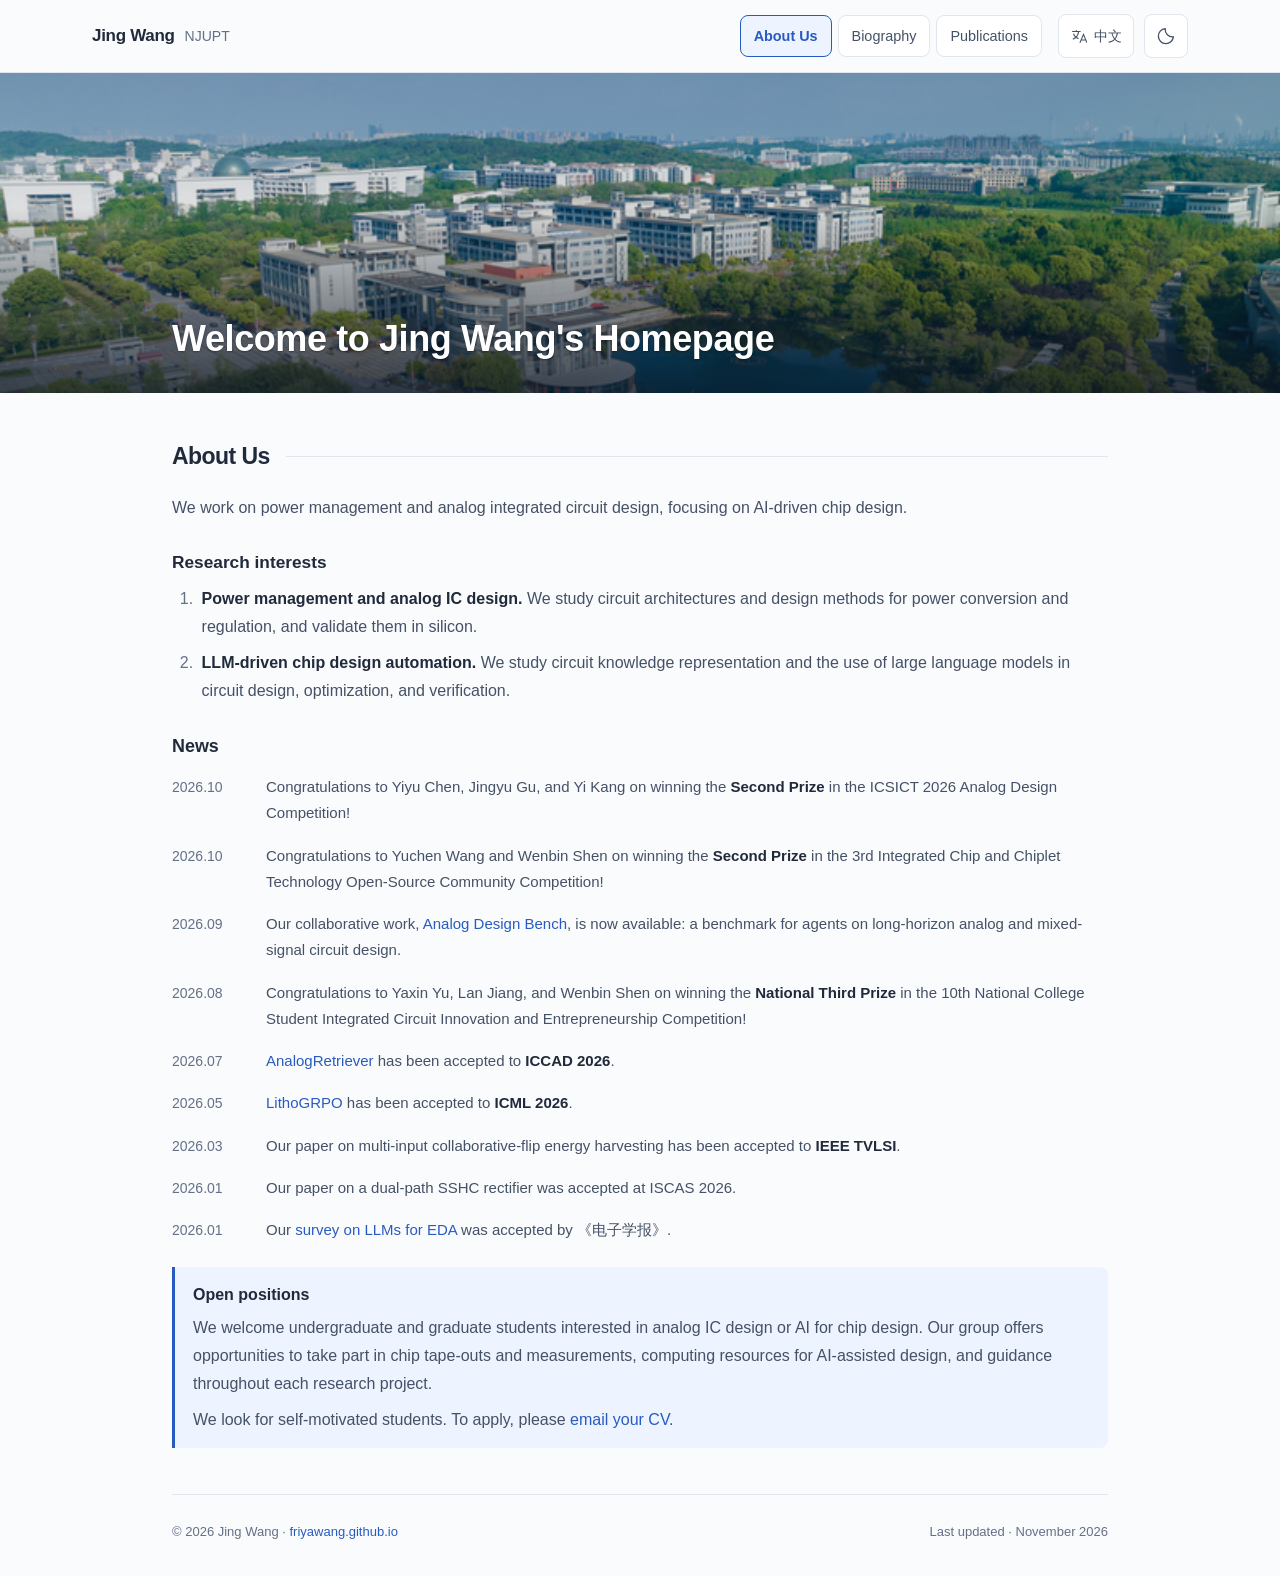
<file: index.html>
<!DOCTYPE html>
<html lang="en" data-theme="light" data-lang="en">
<head>
  <meta charset="utf-8">
  <meta name="viewport" content="width=device-width, initial-scale=1">
  <meta name="description" content="Research directions, group news, and student opportunities at NJUPT.">
  <meta name="color-scheme" content="light dark">
  <meta name="theme-color" content="#fafbfd">
  <meta property="og:type" content="profile">
  <meta property="og:title" content="Jing Wang · 王静 | NJUPT">
  <meta property="og:description" content="Research directions, group news, and student opportunities at NJUPT.">
  <meta property="og:url" content="https://friyawang.github.io/">
  <meta property="og:image" content="https://friyawang.github.io/images/wj-avatar.jpg">
  <meta name="twitter:card" content="summary">
  <link rel="canonical" href="https://friyawang.github.io/">
  <title>Jing Wang · 王静 | NJUPT</title>
  <script>
  (() => {
    const routes = {"representative-papers":"/publications/","representative-title":"/publications/","biography":"/biography/#biography","biography-title":"/biography/#biography-title","experience":"/biography/#experience","experience-title":"/biography/#experience-title","teaching":"/biography/#teaching","teaching-title":"/biography/#teaching-title","service":"/biography/#service","service-title":"/biography/#service-title","publications":"/publications/#publications","publications-title":"/publications/#publications-title","power-management":"/publications/#power-management","power-management-title":"/publications/#power-management-title","tvlsi-2026":"/publications/#tvlsi-2026","iscas-2026":"/publications/#iscas-2026","tpel-2025":"/publications/#tpel-2025","jssc-2025":"/publications/#jssc-2025","tcas-2024":"/publications/#tcas-2024","jssc-2024":"/publications/#jssc-2024","tpel-2023":"/publications/#tpel-2023","tcas-2022":"/publications/#tcas-2022","iscas-2022":"/publications/#iscas-2022","design-automation":"/publications/#design-automation","design-automation-title":"/publications/#design-automation-title","analogretriever":"/publications/#analogretriever","icsict-2026":"/publications/#icsict-2026","analog-design-bench":"/publications/#analog-design-bench","safertl":"/publications/#safertl","lithogrpo":"/publications/#lithogrpo","eda-survey":"/publications/#eda-survey"};
    function followOldAnchor() {
      const id = location.hash.slice(1);
      if (!Object.prototype.hasOwnProperty.call(routes, id)) return;
      const destination = new URL(routes[id], location.href);
      destination.search = location.search;
      location.replace(destination.href);
    }
    followOldAnchor();
    window.addEventListener('hashchange', followOldAnchor);
  })();
  </script>
  <script>
  (() => {
    let theme = 'system', lang = 'en';
    try { theme = localStorage.getItem('jw-theme') || theme; lang = localStorage.getItem('jw-language') || lang; } catch (_) {}
    if (!['light','dark','system'].includes(theme)) theme = 'system';
    if (!['en','zh'].includes(lang)) lang = 'en';
    const root = document.documentElement;
    root.dataset.themePreference = theme;
    root.dataset.theme = theme === 'system' ? (window.matchMedia('(prefers-color-scheme: dark)').matches ? 'dark' : 'light') : theme;
    root.dataset.lang = lang;
    root.lang = lang === 'zh' ? 'zh-CN' : 'en';
  })();
  </script>
  <style>
    :root { color-scheme:light; --bg:#fafbfd; --surface:#fff; --ink:#202a3b; --text:#455166; --muted:#647086; --line:#e1e6ee; --accent:#285bc2; --accent-soft:#edf3ff; --hover:#f0f3f8; --shadow:0 10px 34px rgba(23,43,77,.06); --tag:#f0f3f7; }
    :root[data-theme="dark"] { color-scheme:dark; --bg:#121720; --surface:#19212d; --ink:#eaf0f8; --text:#bac5d6; --muted:#93a1b7; --line:#2d3746; --accent:#91b8ff; --accent-soft:#202f48; --hover:#202a38; --shadow:0 10px 34px rgba(0,0,0,.12); --tag:#222d3c; }
    *,*::before,*::after { box-sizing:border-box; }
    html { scroll-behavior:smooth; scroll-padding-top:100px; }
    body { margin:0; font-family:-apple-system,BlinkMacSystemFont,"Segoe UI",Inter,"Noto Sans",Arial,"PingFang SC","Microsoft YaHei",sans-serif; font-size:16px; line-height:1.75; background:var(--bg); color:var(--text); -webkit-font-smoothing:antialiased; }
    button { font:inherit; }
    a { color:var(--accent); text-decoration:none; text-underline-offset:4px; }
    a:hover { text-decoration:underline; }
    button,a { -webkit-tap-highlight-color:transparent; }
    :focus-visible { outline:3px solid var(--accent); outline-offset:4px; border-radius:4px; }
    p { margin:0 0 16px; }
    strong { color:var(--ink); font-weight:600; }
    h1,h2,h3,h4,h5 { color:var(--ink); font-weight:650; }
    [data-lang="en"] .lang-zh,[data-lang="zh"] .lang-en { display:none !important; }
    .skip-link { position:fixed; left:20px; top:-80px; z-index:20; background:var(--surface); padding:10px 16px; border:1px solid var(--line); }
    .skip-link:focus { top:12px; }
    .topbar { position:sticky; top:0; z-index:10; background:var(--bg); border-bottom:1px solid var(--line); }
    .topbar-inner { max-width:1160px; margin:auto; min-height:72px; padding:12px 32px; display:flex; align-items:center; gap:16px; }
    .wordmark { color:var(--ink); font-weight:650; font-size:17px; letter-spacing:-.3px; white-space:nowrap; }
    .wordmark span { margin-left:10px; color:var(--muted); font-size:14px; font-weight:400; letter-spacing:0; }
    .page-nav { display:flex; align-items:center; gap:6px; margin-inline-start:auto; }
    .page-nav a { display:flex; justify-content:center; align-items:center; min-height:42px; padding:5px 13px; border:1px solid var(--line); border-radius:8px; background:var(--surface); color:var(--text); font-size:.9rem; font-weight:500; line-height:1.25; text-align:center; }
    .page-nav a:hover { color:var(--accent); border-color:var(--accent); text-decoration:none; }
    .page-nav a[aria-current="page"] { color:var(--accent); border-color:var(--accent); background:var(--accent-soft); font-weight:650; }
    .toolbar { display:flex; align-items:center; gap:10px; }
    .control { display:flex; align-items:center; gap:7px; min-height:44px; padding:5px 11px; color:var(--text); background:var(--surface); border:1px solid var(--line); border-radius:8px; cursor:pointer; font-size:14px; }
    .control:hover { background:var(--hover); }
    .control svg { width:17px; height:17px; stroke:currentColor; fill:none; stroke-width:1.6; flex:none; }
    .theme-toggle { width:44px; height:44px; padding:0; justify-content:center; }
    .theme-toggle svg { width:20px; height:20px; }
    .theme-icon-sun { display:none; }
    [data-theme="dark"] .theme-icon-sun { display:block; }
    [data-theme="dark"] .theme-icon-moon { display:none; }
    .campus-banner { position:relative; display:flex; align-items:flex-end; height:320px; color:#fff; background:#1c3a5f url("/images/xianlin.jpg") center 42% / cover no-repeat; }
    .campus-banner::after { content:""; position:absolute; inset:0; background:linear-gradient(to top, rgba(10,22,38,.78), rgba(10,22,38,.12) 58%, rgba(10,22,38,.28)); }
    .banner-inner { position:relative; z-index:1; width:100%; max-width:1000px; margin:0 auto; padding:0 32px 32px; }
    .banner-title { margin:0; color:#fff; font-size:36px; line-height:1.25; font-weight:650; letter-spacing:-.4px; text-shadow:0 1px 2px rgba(0,0,0,.35); }
    .layout { max-width:1160px; margin:0 auto; padding:48px 32px 0; display:grid; grid-template-columns:238px minmax(0,1fr); gap:72px; align-items:start; }
    .layout.layout-single { max-width:1000px; grid-template-columns:minmax(0,1fr); }
    .profile { position:sticky; top:112px; }
    .portrait { display:block; width:156px; height:auto; max-width:100%; border-radius:12px; border:1px solid var(--line); margin:0 0 24px; box-shadow:var(--shadow); }
    .profile h1 { font-size:32px; line-height:1.2; letter-spacing:-1.1px; margin:0 0 8px; }
    .native-name { font-size:21px; font-weight:400; letter-spacing:.12em; color:var(--muted); margin:0 0 18px; }
    .position { font-size:15px; line-height:1.65; color:var(--ink); margin:0 0 9px; }
    .affiliation { font-size:14px; line-height:1.65; margin-bottom:22px; }
    .affiliation .school { display:block; color:var(--muted); margin-top:6px; }
    .contact-list { display:grid; gap:12px; font-style:normal; font-size:14px; line-height:1.6; }
    .contact-line { display:flex; gap:10px; align-items:flex-start; }
    .contact-line svg { width:17px; height:17px; margin-top:3px; flex:none; fill:none; stroke:var(--muted); stroke-width:1.6; }
    .contact-line a { overflow-wrap:anywhere; }
    main { min-width:0; }
    section { margin:0 0 46px; }
    .section-title { font-size:23px; line-height:1.35; letter-spacing:-.55px; margin:0 0 21px; display:flex; align-items:center; gap:16px; }
    .section-title::after { content:""; height:1px; flex:1; background:var(--line); }
    .intro { font-size:16px; line-height:1.85; }
    .research-heading { margin:24px 0 8px; font-size:1.08rem; }
    .research-list { margin:0; padding-inline-start:1.6em; font-size:1rem; }
    .research-list li { padding-inline-start:.25em; margin-bottom:8px; }
    .research-list li::marker { color:var(--muted); }
    .opportunities { border-left:3px solid var(--accent); padding:14px 18px; background:var(--accent-soft); border-radius:0 8px 8px 0; margin-top:24px; }
    .opportunities h3 { font-size:16px; margin:0 0 5px; }
    .opportunities p { font-size:1rem; line-height:1.75; margin:0; }
    .opportunities p + p { margin-top:8px; }
    .news-list { list-style:none; margin:0; padding:0; }
    .news-list li { display:grid; grid-template-columns:78px minmax(0,1fr); gap:16px; margin:0 0 16px; font-size:15px; line-height:1.75; }
    .news-list time { color:var(--muted); font-size:14px; font-variant-numeric:tabular-nums; padding-top:1px; }
    .experience { display:grid; gap:22px; }
    .experience-item { display:grid; grid-template-columns:42px minmax(0,1fr); gap:16px; align-items:start; }
    .institution-logo { width:42px; height:42px; object-fit:contain; background:#fff; padding:4px; border-radius:8px; }
    .experience-item h4 { font-size:16px; line-height:1.6; margin:0 0 2px; }
    .experience-item p { font-size:14px; line-height:1.65; margin:0; }
    .experience-date { font-size:13px; color:var(--muted); font-variant-numeric:tabular-nums; }
    .plain-list { margin:0; padding-left:19px; }
    .plain-list li { padding-left:3px; margin-bottom:10px; font-size:15px; line-height:1.75; }
    .subheading { font-size:16px; margin:22px 0 12px; }
    .section-block { margin-top:26px; }
    .section-block > h3 { margin:0 0 12px; font-size:1.12rem; }
    .service-list { display:grid; grid-template-columns:104px 1fr; gap:9px 16px; font-size:15px; margin:0; }
    .service-list dt { font-weight:500; color:var(--ink); }
    .service-list dd { margin:0; }
    .publication-note { color:var(--muted); font-size:14px; margin:-6px 0 10px; }
    .publication-topics { display:flex; flex-wrap:wrap; gap:8px 20px; margin:14px 0 28px; font-size:14px; }
    .publication-group + .publication-group { margin-top:36px; }
    .publication-group-title { font-size:19px; line-height:1.5; margin:0 0 4px; padding-left:13px; border-left:3px solid var(--accent); }
    .publication { border-bottom:1px solid var(--line); padding:24px 0; }
    .publication:last-child { border-bottom:0; }
    .pub-title { font-size:17px; line-height:1.6; margin:0 0 7px; font-weight:600; letter-spacing:-.15px; overflow-wrap:anywhere; }
    .pub-title a { color:inherit; }
    .pub-venue { color:var(--accent); font-size:.88em; font-weight:500; white-space:nowrap; margin-inline-end:.16em; }
    .pub-title a:hover,.pub-title a:focus-visible { color:var(--accent); }
    .pub-authors { font-size:14px; line-height:1.8; margin:0 0 4px; }
    .publication[lang="zh-CN"] .pub-authors { word-break:keep-all; }
    .author-role {
      display:inline-block; vertical-align:baseline; white-space:nowrap;
      margin-inline-start:.25em; padding:.05em .55em; border-radius:5px;
      color:var(--accent); background:var(--accent-soft); font-size:12px; line-height:1.5; font-weight:600;
    }
    .pub-citation { font-size:13px; color:var(--muted); line-height:1.7; margin:0 0 10px; }
    sup { font-size:.75em; }
    .pub-links { display:flex; flex-wrap:wrap; align-items:center; gap:4px 16px; margin:0; }
    .resource-link { display:inline-block; font-size:14px; font-weight:500; text-decoration:underline; }
    .pdf-link { border:1px solid var(--line); border-radius:4px; padding:1px 7px; text-decoration:none; }
    .pdf-link:hover,.pdf-link:focus-visible { border-color:var(--accent); background:var(--accent-soft); text-decoration:none; }
    .site-footer { margin-top:10px; padding:26px 0 32px; border-top:1px solid var(--line); display:flex; flex-wrap:wrap; justify-content:space-between; gap:12px; color:var(--muted); font-size:13px; }
    .site-footer p { margin:0; }
    .sr-only { position:absolute; width:1px; height:1px; padding:0; margin:-1px; overflow:hidden; clip:rect(0,0,0,0); white-space:nowrap; border:0; }
    @media (min-width:881px) and (max-height:780px) { .profile { position:static; } }
    @media (max-width:1050px) { .layout { gap:46px; grid-template-columns:220px minmax(0,1fr); } }
    @media (max-width:880px) {
      .campus-banner { height:240px; }
      .banner-title { font-size:28px; }
      .banner-inner { padding:0 20px 22px; }
      .layout { grid-template-columns:minmax(0,1fr); gap:40px; max-width:760px; padding-top:34px; }
      .profile { position:static; display:grid; grid-template-columns:140px minmax(0,1fr); column-gap:28px; }
      .portrait { grid-column:1; grid-row:1/5; width:140px; margin:0; }
      .profile-heading,.affiliation,.contact-list { grid-column:2; }
      .profile h1 { font-size:30px; }
      .native-name { margin-bottom:12px; font-size:18px; }
      .position { margin-bottom:7px; }
      .affiliation { margin-bottom:16px; }
      .contact-list { gap:9px; }
    }
    @media (max-width:720px) {
      html { scroll-padding-top:126px; }
      .topbar-inner { display:grid; grid-template-columns:minmax(0,1fr) auto; gap:6px 12px; padding:8px 20px 10px; }
      .toolbar { grid-row:1; grid-column:2; }
      .page-nav { grid-column:1/-1; grid-row:2; display:grid; grid-template-columns:repeat(3,minmax(0,1fr)); margin:0; }
      .page-nav a { min-height:40px; padding-inline:4px; font-size:.875rem; }
    }
    @media (max-width:560px) {
      .wordmark { font-size:15px; }
      .wordmark span { display:none; }
      .toolbar { gap:7px; }
      .control { font-size:14px; padding-left:9px; padding-right:9px; }
      .theme-control { padding-right:25px; }
      .theme-control select { max-width:94px; font-size:14px; }
      .layout { padding:28px 20px 0; gap:34px; }
      .profile { grid-template-columns:100px minmax(0,1fr); gap:0 20px; }
      .portrait { width:100px; grid-row:1/3; border-radius:9px; }
      .profile h1 { font-size:28px; }
      .native-name { font-size:17px; margin-bottom:12px; }
      .position { font-size:14px; }
      .affiliation { grid-column:1/-1; margin-top:18px; margin-bottom:14px; }
      .contact-list { grid-column:1/-1; font-size:14px; }
      .section-title { font-size:21px; }
      section { margin-bottom:36px; }
      .news-list li { grid-template-columns:66px minmax(0,1fr); gap:12px; }
      .news-list time { font-size:14px; }
      .pub-title { font-size:16px; }
      .publication { padding:22px 0; }
      .service-list { grid-template-columns:88px 1fr; gap:9px 12px; }
    }
    @media screen and (max-width:880px) {
      body:is([data-page="biography"],[data-page="publications"]) .profile { display:flex; align-items:center; gap:14px; }
      body:is([data-page="biography"],[data-page="publications"]) .portrait { width:60px; margin:0; }
      body:is([data-page="biography"],[data-page="publications"]) .profile-heading { display:grid; grid-template-columns:auto auto; align-items:baseline; column-gap:8px; }
      body:is([data-page="biography"],[data-page="publications"]) .profile h1 { font-size:1.375rem; margin:0; }
      body:is([data-page="biography"],[data-page="publications"]) .native-name { font-size:1rem; margin:0; }
      body:is([data-page="biography"],[data-page="publications"]) .position { grid-column:1/-1; margin:0; }
      body:is([data-page="biography"],[data-page="publications"]) :is(.affiliation,.contact-list) { display:none; }
    }
    @media (max-width:880px) {
      body[data-page="about"] .profile { display:block; }
    }
    @media (prefers-reduced-motion:reduce) { html { scroll-behavior:auto; } }
    @media print {
      :root,:root[data-theme="dark"] { --bg:#fff; --surface:#fff; --ink:#111; --text:#222; --muted:#555; --line:#ccc; --accent:#164493; --accent-soft:#fff; --tag:#fff; }
      .topbar,.skip-link { display:none; }
      .layout { display:block; padding:0; }
      .profile { position:static; margin-bottom:24px; }
      .portrait { width:90px; float:right; }
      .publication { break-inside:avoid; }
      .site-footer { padding:10px 0; }
    }
  </style>
  <script type="application/ld+json">{"@context": "https://schema.org", "@type": "Person", "name": "Jing Wang", "alternateName": "王静", "url": "https://friyawang.github.io/", "image": "https://friyawang.github.io/images/wj-avatar.jpg", "email": "wangjing25@njupt.edu.cn", "jobTitle": "Tenure-track Associate Professor", "affiliation": {"@type": "Organization", "name": "Nanjing University of Posts and Telecommunications"}, "sameAs": ["https://scholar.google.com/citations?user=YH18iEsAAAAJ", "https://orcid.org/0000-0003-3136-4299", "https://ic.njupt.edu.cn/wj1/main.htm"]}</script>
</head>
<body data-page="about">
  <a class="skip-link" href="#main"><span class="lang-en" lang="en">Skip to content</span><span class="lang-zh" lang="zh-CN">跳转至正文</span></a>
  <header class="topbar"><div class="topbar-inner">
    <a class="wordmark" href="/">Jing Wang<span>NJUPT</span></a>
    <nav class="page-nav" aria-label="Main navigation"><a href="/" aria-current="page"><span class="lang-en" lang="en">About Us</span><span class="lang-zh" lang="zh-CN">关于我们</span></a><a href="/biography/"><span class="lang-en" lang="en">Biography</span><span class="lang-zh" lang="zh-CN">个人简介</span></a><a href="/publications/"><span class="lang-en" lang="en">Publications</span><span class="lang-zh" lang="zh-CN">论文</span></a></nav>
    <div class="toolbar">
      <button class="control" id="language-toggle" type="button" aria-label="Switch to Chinese"><svg viewBox="0 0 24 24" aria-hidden="true"><path d="M3 5h12M9 3v2m3 0c0 6-4 9-8 11m1-8c1 4 4 6 7 7m2 6 5-12 5 12m-8-4h6"/></svg><span id="language-label">中文</span></button>
      <button class="control theme-toggle" id="theme-toggle" type="button" aria-label="Switch to dark mode" title="Switch to dark mode"><svg class="theme-icon-sun" viewBox="0 0 24 24" aria-hidden="true"><circle cx="12" cy="12" r="4"/><path d="M12 2v2m0 16v2M2 12h2m16 0h2M5 5l1.5 1.5m11 11L19 19M5 19l1.5-1.5m11-11L19 5"/></svg><svg class="theme-icon-moon" viewBox="0 0 24 24" aria-hidden="true"><path d="M20.8 13A9 9 0 0 1 11 3.2 9 9 0 1 0 20.8 13Z"/></svg></button>
    </div>
  </div></header>
  <div class="campus-banner">
    <div class="banner-inner">
      <h1 class="banner-title" lang="en">Welcome to Jing Wang's Homepage</h1>
    </div>
  </div>
  <div class="layout layout-single">
    <main id="main">
      <section id="about" aria-labelledby="about-title">
        <h2 class="section-title" id="about-title"><span class="lang-en" lang="en">About Us</span><span class="lang-zh" lang="zh-CN">关于我们</span></h2>
        <p class="intro"><span class="lang-en" lang="en">We work on power management and analog integrated circuit design, focusing on AI-driven chip design.</span><span class="lang-zh" lang="zh-CN">我们致力于电源管理及模拟集成电路设计的前沿研究，聚焦于AI驱动的智能化芯片设计技术。</span></p>
        <h3 class="research-heading" id="research"><span class="lang-en" lang="en">Research interests</span><span class="lang-zh" lang="zh-CN">研究方向</span></h3>
        <ol class="research-list" aria-labelledby="research">
          <li><span class="lang-en" lang="en"><strong>Power management and analog IC design.</strong> We study circuit architectures and design methods for power conversion and regulation, and validate them in silicon.</span><span class="lang-zh" lang="zh-CN"><strong>电源管理与模拟芯片设计。</strong>研究电源转换与稳压电路的架构和设计方法，通过流片与测试验证芯片性能。</span></li>
          <li><span class="lang-en" lang="en"><strong>LLM-driven chip design automation.</strong> We study circuit knowledge representation and the use of large language models in circuit design, optimization, and verification.</span><span class="lang-zh" lang="zh-CN"><strong>大模型驱动的芯片设计自动化。</strong>研究电路知识表示，以及大语言模型在电路设计、优化和验证中的应用。</span></li>
        </ol>
        <div class="section-block" id="news"><h3 id="news-title"><span class="lang-en" lang="en">News</span><span class="lang-zh" lang="zh-CN">近期动态</span></h3><ul class="news-list"><li><time datetime="2026-10">2026.10</time><div><span class="lang-en" lang="en">Congratulations to Yiyu Chen, Jingyu Gu, and Yi Kang on winning the <strong>Second Prize</strong> in the ICSICT 2026 Analog Design Competition!</span><span class="lang-zh" lang="zh-CN">祝贺 Yiyu Chen、Jingyu Gu、Yi Kang 三位同学获得 <strong>ICSICT 2026 模拟电路设计竞赛二等奖</strong>！</span></div></li><li><time datetime="2026-10">2026.10</time><div><span class="lang-en" lang="en">Congratulations to Yuchen Wang and Wenbin Shen on winning the <strong>Second Prize</strong> in the 3rd Integrated Chip and Chiplet Technology Open-Source Community Competition!</span><span class="lang-zh" lang="zh-CN">祝贺王语辰、申文彬获得<strong>第三届集成芯片和芯粒技术开源社区大赛二等奖</strong>！</span></div></li><li><time datetime="2026-09">2026.09</time><div><span class="lang-en" lang="en">Our collaborative work, <a href="https://analog-design-bench.tokenzhang.com/" target="_blank" rel="noopener noreferrer">Analog Design Bench</a>, is now available: a benchmark for agents on long-horizon analog and mixed-signal circuit design.</span><span class="lang-zh" lang="zh-CN">参与的 <a href="https://analog-design-bench.tokenzhang.com/" target="_blank" rel="noopener noreferrer">Analog Design Bench</a> 已公开发布，评测智能体的长时程模拟与混合信号电路设计能力。</span></div></li><li><time datetime="2026-08">2026.08</time><div><span class="lang-en" lang="en">Congratulations to Yaxin Yu, Lan Jiang, and Wenbin Shen on winning the <strong>National Third Prize</strong> in the 10th National College Student Integrated Circuit Innovation and Entrepreneurship Competition!</span><span class="lang-zh" lang="zh-CN">祝贺俞雅馨、姜岚、申文彬获得<strong>第十届全国大学生集成电路创新创业大赛全国总决赛三等奖</strong>！</span></div></li><li><time datetime="2026-07">2026.07</time><div><span class="lang-en" lang="en"><a href="/publications/#analogretriever">AnalogRetriever</a> has been accepted to <strong>ICCAD 2026</strong>.</span><span class="lang-zh" lang="zh-CN"><a href="/publications/#analogretriever">AnalogRetriever</a> 被 <strong>ICCAD 2026</strong> 录用。</span></div></li><li><time datetime="2026-05">2026.05</time><div><span class="lang-en" lang="en"><a href="/publications/#lithogrpo">LithoGRPO</a> has been accepted to <strong>ICML 2026</strong>.</span><span class="lang-zh" lang="zh-CN"><a href="/publications/#lithogrpo">LithoGRPO</a> 被 <strong>ICML 2026</strong> 录用。</span></div></li><li><time datetime="2026-03">2026.03</time><div><span class="lang-en" lang="en">Our paper on multi-input collaborative-flip energy harvesting has been accepted to <strong>IEEE TVLSI</strong>.</span><span class="lang-zh" lang="zh-CN">多输入协同翻转能量采集设计方法论文被 <strong>IEEE TVLSI</strong> 录用。</span></div></li><li id="news-iscas-2026"><time datetime="2026-01">2026.01</time><div><span class="lang-en" lang="en">Our paper on a dual-path SSHC rectifier was accepted at ISCAS 2026.</span><span class="lang-zh" lang="zh-CN">我们的双路径 SSHC 整流器论文获 ISCAS 2026 录用。</span></div></li><li><time datetime="2026-01">2026.01</time><div><span class="lang-en" lang="en">Our <a href="/publications/#eda-survey">survey on LLMs for EDA</a> was accepted by <span lang="zh-CN">《电子学报》</span>.</span><span class="lang-zh" lang="zh-CN">《电子学报》录用了我们的综述论文《<a href="/publications/#eda-survey">大语言模型在电子设计自动化中的应用综述</a>》。</span></div></li></ul></div>
        <div class="opportunities" id="open-positions"><h3><span class="lang-en" lang="en">Open positions</span><span class="lang-zh" lang="zh-CN">招生信息</span></h3><p><span class="lang-en" lang="en">We welcome undergraduate and graduate students interested in analog IC design or AI for chip design. Our group offers opportunities to take part in chip tape-outs and measurements, computing resources for AI-assisted design, and guidance throughout each research project.</span><span class="lang-zh" lang="zh-CN">欢迎对模拟集成电路设计或 AI 辅助芯片设计感兴趣的本科生和研究生加入课题组。组内提供芯片流片与测试的实践机会、开展智能设计研究所需的计算资源，以及从选题到实验的科研指导。</span></p><p><span class="lang-en" lang="en">We look for self-motivated students. To apply, please <a href="mailto:wangjing25@njupt.edu.cn">email your CV</a>.</span><span class="lang-zh" lang="zh-CN">希望你有较强的自驱力。<a href="mailto:wangjing25@njupt.edu.cn">来信</a>请附个人简历。</span></p></div>
      </section>
      <footer class="site-footer"><p>© 2026 Jing Wang · <a href="https://friyawang.github.io/">friyawang.github.io</a></p><p><span class="lang-en" lang="en">Last updated · November 2026</span><span class="lang-zh" lang="zh-CN">最后更新 · 2026 年 11 月</span></p></footer>
    </main>
  </div>
  <script>
  (() => {
    const root = document.documentElement;
    const themeButton = document.getElementById('theme-toggle');
    const languageButton = document.getElementById('language-toggle');
    const languageLabel = document.getElementById('language-label');
    const colorMeta = document.querySelector('meta[name="theme-color"]');
    const systemTheme = window.matchMedia('(prefers-color-scheme: dark)');
    const persist = (key,value) => { try { localStorage.setItem(key,value); } catch (_) {} };
    function updateThemeButton() {
      const dark = root.dataset.theme === 'dark';
      const label = root.dataset.lang === 'zh'
        ? (dark ? '开灯：切换到日间模式' : '关灯：切换到夜间模式')
        : (dark ? 'Switch to light mode' : 'Switch to dark mode');
      themeButton.setAttribute('aria-label',label);
      themeButton.setAttribute('title',label);
    }
    function applyTheme(preference) {
      root.dataset.themePreference = preference;
      root.dataset.theme = preference === 'system' ? (systemTheme.matches ? 'dark' : 'light') : preference;
      colorMeta.content = root.dataset.theme === 'dark' ? '#121720' : '#fafbfd';
      updateThemeButton();
    }
    function applyLanguage(lang) {
      root.dataset.lang = lang;
      root.lang = lang === 'zh' ? 'zh-CN' : 'en';
      languageLabel.textContent = lang === 'zh' ? 'EN' : '中文';
      languageButton.setAttribute('aria-label', lang === 'zh' ? 'Switch to English' : '切换到中文');
      updateThemeButton();
    }
    themeButton.addEventListener('click', () => {
      const theme = root.dataset.theme === 'dark' ? 'light' : 'dark';
      applyTheme(theme);
      persist('jw-theme',theme);
    });
    languageButton.addEventListener('click', () => {
      const lang = root.dataset.lang === 'en' ? 'zh' : 'en';
      applyLanguage(lang);
      persist('jw-language',lang);
    });
    const onSystemThemeChange = () => { if (root.dataset.themePreference === 'system') applyTheme('system'); };
    if (systemTheme.addEventListener) systemTheme.addEventListener('change',onSystemThemeChange);
    else if (systemTheme.addListener) systemTheme.addListener(onSystemThemeChange);
    applyTheme(root.dataset.themePreference || 'system');
    applyLanguage(root.dataset.lang || 'en');
  })();
  </script>
</body>
</html>
</file>
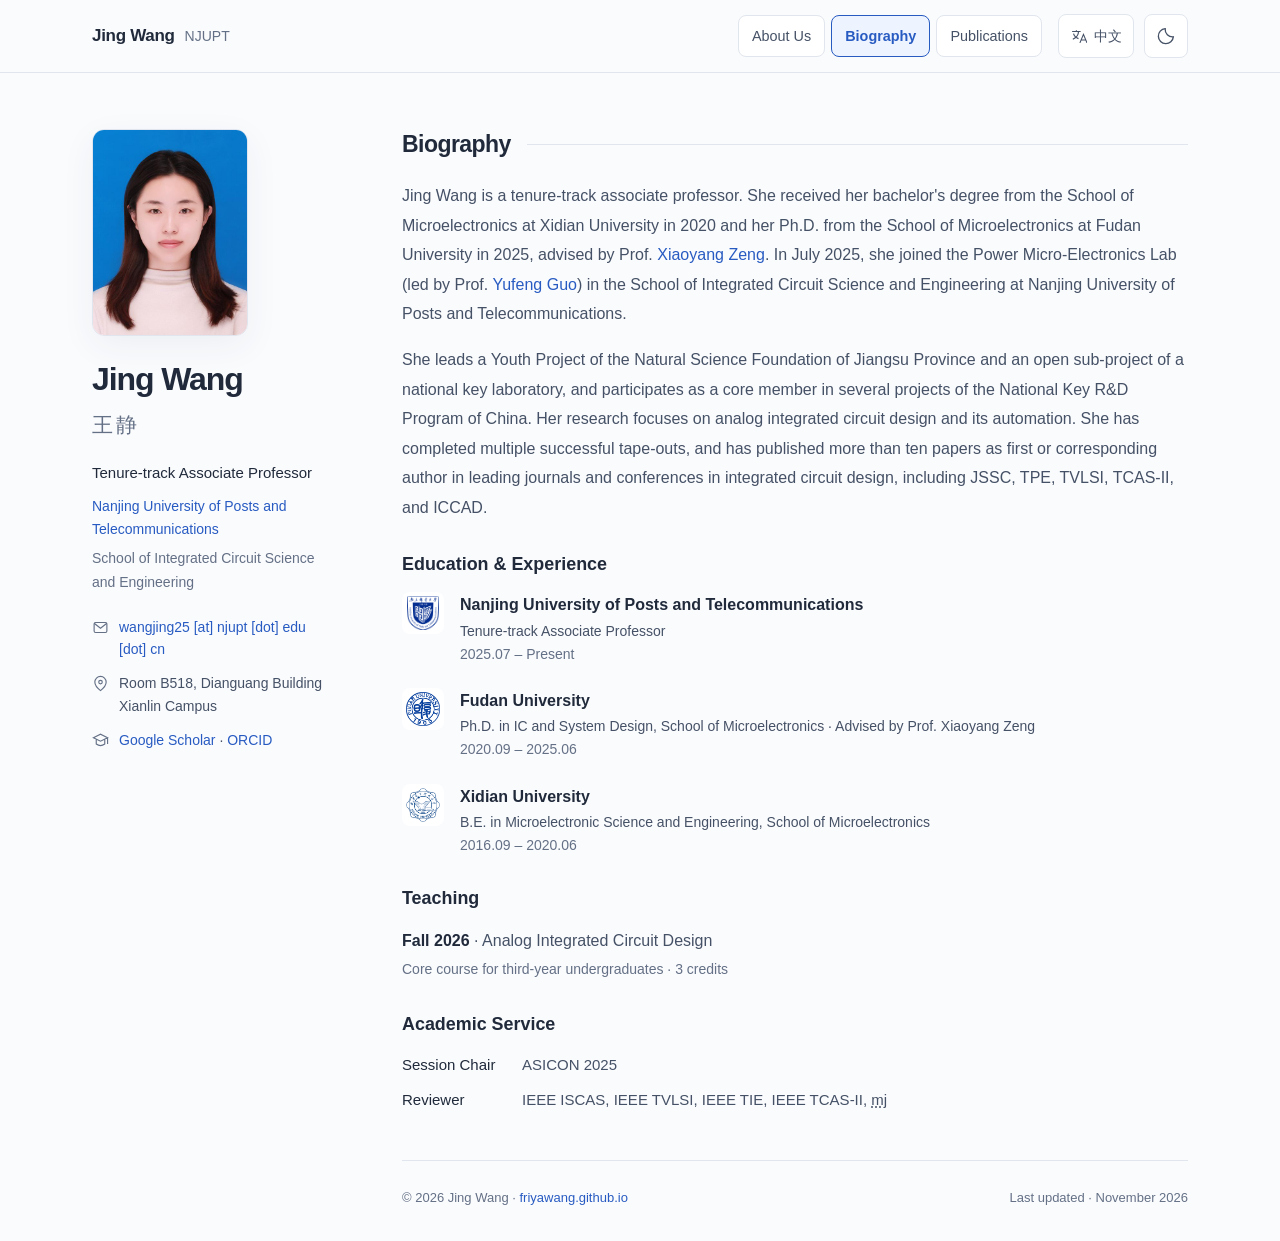
<file: biography/index.html>
<!DOCTYPE html>
<html lang="en" data-theme="light" data-lang="en">
<head>
  <meta charset="utf-8">
  <meta name="viewport" content="width=device-width, initial-scale=1">
  <meta name="description" content="Biography, education, teaching, and academic service of Jing Wang, associate professor at NJUPT.">
  <meta name="color-scheme" content="light dark">
  <meta name="theme-color" content="#fafbfd">
  <meta property="og:type" content="profile">
  <meta property="og:title" content="Biography · 个人简介 | Jing Wang">
  <meta property="og:description" content="Biography, education, teaching, and academic service of Jing Wang, associate professor at NJUPT.">
  <meta property="og:url" content="https://friyawang.github.io/biography/">
  <meta property="og:image" content="https://friyawang.github.io/images/wj-avatar.jpg">
  <meta name="twitter:card" content="summary">
  <link rel="canonical" href="https://friyawang.github.io/biography/">
  <title>Biography · 个人简介 | Jing Wang</title>
  
  <script>
  (() => {
    let theme = 'system', lang = 'en';
    try { theme = localStorage.getItem('jw-theme') || theme; lang = localStorage.getItem('jw-language') || lang; } catch (_) {}
    if (!['light','dark','system'].includes(theme)) theme = 'system';
    if (!['en','zh'].includes(lang)) lang = 'en';
    const root = document.documentElement;
    root.dataset.themePreference = theme;
    root.dataset.theme = theme === 'system' ? (window.matchMedia('(prefers-color-scheme: dark)').matches ? 'dark' : 'light') : theme;
    root.dataset.lang = lang;
    root.lang = lang === 'zh' ? 'zh-CN' : 'en';
  })();
  </script>
  <style>
    :root { color-scheme:light; --bg:#fafbfd; --surface:#fff; --ink:#202a3b; --text:#455166; --muted:#647086; --line:#e1e6ee; --accent:#285bc2; --accent-soft:#edf3ff; --hover:#f0f3f8; --shadow:0 10px 34px rgba(23,43,77,.06); --tag:#f0f3f7; }
    :root[data-theme="dark"] { color-scheme:dark; --bg:#121720; --surface:#19212d; --ink:#eaf0f8; --text:#bac5d6; --muted:#93a1b7; --line:#2d3746; --accent:#91b8ff; --accent-soft:#202f48; --hover:#202a38; --shadow:0 10px 34px rgba(0,0,0,.12); --tag:#222d3c; }
    *,*::before,*::after { box-sizing:border-box; }
    html { scroll-behavior:smooth; scroll-padding-top:100px; }
    body { margin:0; font-family:-apple-system,BlinkMacSystemFont,"Segoe UI",Inter,"Noto Sans",Arial,"PingFang SC","Microsoft YaHei",sans-serif; font-size:16px; line-height:1.75; background:var(--bg); color:var(--text); -webkit-font-smoothing:antialiased; }
    button { font:inherit; }
    a { color:var(--accent); text-decoration:none; text-underline-offset:4px; }
    a:hover { text-decoration:underline; }
    button,a { -webkit-tap-highlight-color:transparent; }
    :focus-visible { outline:3px solid var(--accent); outline-offset:4px; border-radius:4px; }
    p { margin:0 0 16px; }
    strong { color:var(--ink); font-weight:600; }
    h1,h2,h3,h4,h5 { color:var(--ink); font-weight:650; }
    [data-lang="en"] .lang-zh,[data-lang="zh"] .lang-en { display:none !important; }
    .skip-link { position:fixed; left:20px; top:-80px; z-index:20; background:var(--surface); padding:10px 16px; border:1px solid var(--line); }
    .skip-link:focus { top:12px; }
    .topbar { position:sticky; top:0; z-index:10; background:var(--bg); border-bottom:1px solid var(--line); }
    .topbar-inner { max-width:1160px; margin:auto; min-height:72px; padding:12px 32px; display:flex; align-items:center; gap:16px; }
    .wordmark { color:var(--ink); font-weight:650; font-size:17px; letter-spacing:-.3px; white-space:nowrap; }
    .wordmark span { margin-left:10px; color:var(--muted); font-size:14px; font-weight:400; letter-spacing:0; }
    .page-nav { display:flex; align-items:center; gap:6px; margin-inline-start:auto; }
    .page-nav a { display:flex; justify-content:center; align-items:center; min-height:42px; padding:5px 13px; border:1px solid var(--line); border-radius:8px; background:var(--surface); color:var(--text); font-size:.9rem; font-weight:500; line-height:1.25; text-align:center; }
    .page-nav a:hover { color:var(--accent); border-color:var(--accent); text-decoration:none; }
    .page-nav a[aria-current="page"] { color:var(--accent); border-color:var(--accent); background:var(--accent-soft); font-weight:650; }
    .toolbar { display:flex; align-items:center; gap:10px; }
    .control { display:flex; align-items:center; gap:7px; min-height:44px; padding:5px 11px; color:var(--text); background:var(--surface); border:1px solid var(--line); border-radius:8px; cursor:pointer; font-size:14px; }
    .control:hover { background:var(--hover); }
    .control svg { width:17px; height:17px; stroke:currentColor; fill:none; stroke-width:1.6; flex:none; }
    .theme-toggle { width:44px; height:44px; padding:0; justify-content:center; }
    .theme-toggle svg { width:20px; height:20px; }
    .theme-icon-sun { display:none; }
    [data-theme="dark"] .theme-icon-sun { display:block; }
    [data-theme="dark"] .theme-icon-moon { display:none; }
    .layout { max-width:1160px; margin:0 auto; padding:56px 32px 0; display:grid; grid-template-columns:238px minmax(0,1fr); gap:72px; align-items:start; }
    .profile { position:sticky; top:112px; }
    .portrait { display:block; width:156px; height:auto; max-width:100%; border-radius:12px; border:1px solid var(--line); margin:0 0 24px; box-shadow:var(--shadow); }
    .profile h1 { font-size:32px; line-height:1.2; letter-spacing:-1.1px; margin:0 0 8px; }
    .native-name { font-size:21px; font-weight:400; letter-spacing:.12em; color:var(--muted); margin:0 0 18px; }
    .position { font-size:15px; line-height:1.65; color:var(--ink); margin:0 0 9px; }
    .affiliation { font-size:14px; line-height:1.65; margin-bottom:22px; }
    .affiliation .school { display:block; color:var(--muted); margin-top:6px; }
    .contact-list { display:grid; gap:12px; font-style:normal; font-size:14px; line-height:1.6; }
    .contact-line { display:flex; gap:10px; align-items:flex-start; }
    .contact-line svg { width:17px; height:17px; margin-top:3px; flex:none; fill:none; stroke:var(--muted); stroke-width:1.6; }
    .contact-line a { overflow-wrap:anywhere; }
    main { min-width:0; }
    section { margin:0 0 46px; }
    .section-title { font-size:23px; line-height:1.35; letter-spacing:-.55px; margin:0 0 21px; display:flex; align-items:center; gap:16px; }
    .section-title::after { content:""; height:1px; flex:1; background:var(--line); }
    .intro { font-size:16px; line-height:1.85; }
    .research-heading { margin:24px 0 8px; font-size:1.08rem; }
    .research-list { margin:0; padding-inline-start:1.6em; font-size:1rem; }
    .research-list li { padding-inline-start:.25em; margin-bottom:8px; }
    .research-list li::marker { color:var(--muted); }
    .opportunities { border-left:3px solid var(--accent); padding:14px 18px; background:var(--accent-soft); border-radius:0 8px 8px 0; margin-top:24px; }
    .opportunities h3 { font-size:16px; margin:0 0 5px; }
    .opportunities p { font-size:1rem; line-height:1.75; margin:0; }
    .opportunities p + p { margin-top:8px; }
    .news-list { list-style:none; margin:0; padding:0; }
    .news-list li { display:grid; grid-template-columns:78px minmax(0,1fr); gap:16px; margin:0 0 16px; font-size:15px; line-height:1.75; }
    .news-list time { color:var(--muted); font-size:14px; font-variant-numeric:tabular-nums; padding-top:1px; }
    .experience { display:grid; gap:22px; }
    .experience-item { display:grid; grid-template-columns:42px minmax(0,1fr); gap:16px; align-items:start; }
    .institution-logo { width:42px; height:42px; object-fit:contain; background:#fff; padding:4px; border-radius:8px; }
    .experience-item h4 { font-size:16px; line-height:1.6; margin:0 0 2px; }
    .experience-item p { font-size:14px; line-height:1.65; margin:0; }
    .experience-date { font-size:13px; color:var(--muted); font-variant-numeric:tabular-nums; }
    .plain-list { margin:0; padding-left:19px; }
    .plain-list li { padding-left:3px; margin-bottom:10px; font-size:15px; line-height:1.75; }
    .subheading { font-size:16px; margin:22px 0 12px; }
    .section-block { margin-top:26px; }
    .section-block > h3 { margin:0 0 12px; font-size:1.12rem; }
    .service-list { display:grid; grid-template-columns:104px 1fr; gap:9px 16px; font-size:15px; margin:0; }
    .service-list dt { font-weight:500; color:var(--ink); }
    .service-list dd { margin:0; }
    .publication-note { color:var(--muted); font-size:14px; margin:-6px 0 10px; }
    .publication-topics { display:flex; flex-wrap:wrap; gap:8px 20px; margin:14px 0 28px; font-size:14px; }
    .publication-group + .publication-group { margin-top:36px; }
    .publication-group-title { font-size:19px; line-height:1.5; margin:0 0 4px; padding-left:13px; border-left:3px solid var(--accent); }
    .publication { border-bottom:1px solid var(--line); padding:24px 0; }
    .publication:last-child { border-bottom:0; }
    .pub-title { font-size:17px; line-height:1.6; margin:0 0 7px; font-weight:600; letter-spacing:-.15px; overflow-wrap:anywhere; }
    .pub-title a { color:inherit; }
    .pub-venue { color:var(--accent); font-size:.88em; font-weight:500; white-space:nowrap; margin-inline-end:.16em; }
    .pub-title a:hover,.pub-title a:focus-visible { color:var(--accent); }
    .pub-authors { font-size:14px; line-height:1.8; margin:0 0 4px; }
    .publication[lang="zh-CN"] .pub-authors { word-break:keep-all; }
    .author-role {
      display:inline-block; vertical-align:baseline; white-space:nowrap;
      margin-inline-start:.25em; padding:.05em .55em; border-radius:5px;
      color:var(--accent); background:var(--accent-soft); font-size:12px; line-height:1.5; font-weight:600;
    }
    .pub-citation { font-size:13px; color:var(--muted); line-height:1.7; margin:0 0 10px; }
    sup { font-size:.75em; }
    .pub-links { display:flex; flex-wrap:wrap; align-items:center; gap:4px 16px; margin:0; }
    .resource-link { display:inline-block; font-size:14px; font-weight:500; text-decoration:underline; }
    .pdf-link { border:1px solid var(--line); border-radius:4px; padding:1px 7px; text-decoration:none; }
    .pdf-link:hover,.pdf-link:focus-visible { border-color:var(--accent); background:var(--accent-soft); text-decoration:none; }
    .site-footer { margin-top:10px; padding:26px 0 32px; border-top:1px solid var(--line); display:flex; flex-wrap:wrap; justify-content:space-between; gap:12px; color:var(--muted); font-size:13px; }
    .site-footer p { margin:0; }
    .sr-only { position:absolute; width:1px; height:1px; padding:0; margin:-1px; overflow:hidden; clip:rect(0,0,0,0); white-space:nowrap; border:0; }
    @media (min-width:881px) and (max-height:780px) { .profile { position:static; } }
    @media (max-width:1050px) { .layout { gap:46px; grid-template-columns:220px minmax(0,1fr); } }
    @media (max-width:880px) {
      .layout { grid-template-columns:minmax(0,1fr); gap:40px; max-width:760px; padding-top:34px; }
      .profile { position:static; display:grid; grid-template-columns:140px minmax(0,1fr); column-gap:28px; }
      .portrait { grid-column:1; grid-row:1/5; width:140px; margin:0; }
      .profile-heading,.affiliation,.contact-list { grid-column:2; }
      .profile h1 { font-size:30px; }
      .native-name { margin-bottom:12px; font-size:18px; }
      .position { margin-bottom:7px; }
      .affiliation { margin-bottom:16px; }
      .contact-list { gap:9px; }
    }
    @media (max-width:720px) {
      html { scroll-padding-top:126px; }
      .topbar-inner { display:grid; grid-template-columns:minmax(0,1fr) auto; gap:6px 12px; padding:8px 20px 10px; }
      .toolbar { grid-row:1; grid-column:2; }
      .page-nav { grid-column:1/-1; grid-row:2; display:grid; grid-template-columns:repeat(3,minmax(0,1fr)); margin:0; }
      .page-nav a { min-height:40px; padding-inline:4px; font-size:.875rem; }
    }
    @media (max-width:560px) {
      .wordmark { font-size:15px; }
      .wordmark span { display:none; }
      .toolbar { gap:7px; }
      .control { font-size:14px; padding-left:9px; padding-right:9px; }
      .theme-control { padding-right:25px; }
      .theme-control select { max-width:94px; font-size:14px; }
      .layout { padding:28px 20px 0; gap:34px; }
      .profile { grid-template-columns:100px minmax(0,1fr); gap:0 20px; }
      .portrait { width:100px; grid-row:1/3; border-radius:9px; }
      .profile h1 { font-size:28px; }
      .native-name { font-size:17px; margin-bottom:12px; }
      .position { font-size:14px; }
      .affiliation { grid-column:1/-1; margin-top:18px; margin-bottom:14px; }
      .contact-list { grid-column:1/-1; font-size:14px; }
      .section-title { font-size:21px; }
      section { margin-bottom:36px; }
      .news-list li { grid-template-columns:66px minmax(0,1fr); gap:12px; }
      .news-list time { font-size:14px; }
      .pub-title { font-size:16px; }
      .publication { padding:22px 0; }
      .service-list { grid-template-columns:88px 1fr; gap:9px 12px; }
    }
    @media screen and (max-width:880px) {
      body:is([data-page="biography"],[data-page="publications"]) .profile { display:flex; align-items:center; gap:14px; }
      body:is([data-page="biography"],[data-page="publications"]) .portrait { width:60px; margin:0; }
      body:is([data-page="biography"],[data-page="publications"]) .profile-heading { display:grid; grid-template-columns:auto auto; align-items:baseline; column-gap:8px; }
      body:is([data-page="biography"],[data-page="publications"]) .profile h1 { font-size:1.375rem; margin:0; }
      body:is([data-page="biography"],[data-page="publications"]) .native-name { font-size:1rem; margin:0; }
      body:is([data-page="biography"],[data-page="publications"]) .position { grid-column:1/-1; margin:0; }
      body:is([data-page="biography"],[data-page="publications"]) :is(.affiliation,.contact-list) { display:none; }
    }
    @media (prefers-reduced-motion:reduce) { html { scroll-behavior:auto; } }
    @media print {
      :root,:root[data-theme="dark"] { --bg:#fff; --surface:#fff; --ink:#111; --text:#222; --muted:#555; --line:#ccc; --accent:#164493; --accent-soft:#fff; --tag:#fff; }
      .topbar,.skip-link { display:none; }
      .layout { display:block; padding:0; }
      .profile { position:static; margin-bottom:24px; }
      .portrait { width:90px; float:right; }
      .publication { break-inside:avoid; }
      .site-footer { padding:10px 0; }
    }
  </style>
  <script type="application/ld+json">{"@context": "https://schema.org", "@type": "Person", "name": "Jing Wang", "alternateName": "王静", "url": "https://friyawang.github.io/", "image": "https://friyawang.github.io/images/wj-avatar.jpg", "email": "wangjing25@njupt.edu.cn", "jobTitle": "Tenure-track Associate Professor", "affiliation": {"@type": "Organization", "name": "Nanjing University of Posts and Telecommunications"}, "sameAs": ["https://scholar.google.com/citations?user=YH18iEsAAAAJ", "https://orcid.org/0000-0003-3136-4299", "https://ic.njupt.edu.cn/wj1/main.htm"]}</script>
</head>
<body data-page="biography">
  <a class="skip-link" href="#main"><span class="lang-en" lang="en">Skip to content</span><span class="lang-zh" lang="zh-CN">跳转至正文</span></a>
  <header class="topbar"><div class="topbar-inner">
    <a class="wordmark" href="/">Jing Wang<span>NJUPT</span></a>
    <nav class="page-nav" aria-label="Main navigation"><a href="/"><span class="lang-en" lang="en">About Us</span><span class="lang-zh" lang="zh-CN">关于我们</span></a><a href="/biography/" aria-current="page"><span class="lang-en" lang="en">Biography</span><span class="lang-zh" lang="zh-CN">个人简介</span></a><a href="/publications/"><span class="lang-en" lang="en">Publications</span><span class="lang-zh" lang="zh-CN">论文</span></a></nav>
    <div class="toolbar">
      <button class="control" id="language-toggle" type="button" aria-label="Switch to Chinese"><svg viewBox="0 0 24 24" aria-hidden="true"><path d="M3 5h12M9 3v2m3 0c0 6-4 9-8 11m1-8c1 4 4 6 7 7m2 6 5-12 5 12m-8-4h6"/></svg><span id="language-label">中文</span></button>
      <button class="control theme-toggle" id="theme-toggle" type="button" aria-label="Switch to dark mode" title="Switch to dark mode"><svg class="theme-icon-sun" viewBox="0 0 24 24" aria-hidden="true"><circle cx="12" cy="12" r="4"/><path d="M12 2v2m0 16v2M2 12h2m16 0h2M5 5l1.5 1.5m11 11L19 19M5 19l1.5-1.5m11-11L19 5"/></svg><svg class="theme-icon-moon" viewBox="0 0 24 24" aria-hidden="true"><path d="M20.8 13A9 9 0 0 1 11 3.2 9 9 0 1 0 20.8 13Z"/></svg></button>
    </div>
  </div></header>
  <div class="layout">
    <aside class="profile" aria-label="Profile">
      <img class="portrait" src="https://friyawang.github.io/images/wj-avatar.jpg" alt="Jing Wang" width="156" fetchpriority="high">
      <div class="profile-heading"><h1>Jing Wang</h1><p class="native-name" lang="zh-CN">王静</p><p class="position"><span class="lang-en" lang="en">Tenure-track Associate Professor</span><span class="lang-zh" lang="zh-CN">预聘副教授</span></p></div>
      <p class="affiliation"><a href="https://www.njupt.edu.cn/" target="_blank" rel="noopener noreferrer"><span class="lang-en" lang="en">Nanjing University of Posts and Telecommunications</span><span class="lang-zh" lang="zh-CN">南京邮电大学</span></a><span class="school"><span class="lang-en" lang="en">School of Integrated Circuit Science and Engineering</span><span class="lang-zh" lang="zh-CN">集成电路科学与工程学院</span></span></p>
      <address class="contact-list">
        <div class="contact-line"><svg viewBox="0 0 24 24" aria-hidden="true"><rect x="3" y="5" width="18" height="14" rx="2"/><path d="m3 6 9 7 9-7"/></svg><a href="mailto:wangjing25@njupt.edu.cn">wangjing25 [at] njupt [dot] edu [dot] cn</a></div>
        <div class="contact-line"><svg viewBox="0 0 24 24" aria-hidden="true"><path d="M20 10c0 6-8 12-8 12S4 16 4 10a8 8 0 1 1 16 0Z"/><circle cx="12" cy="10" r="2.5"/></svg><span><span class="lang-en" lang="en">Room B518, Dianguang Building<br>Xianlin Campus</span><span class="lang-zh" lang="zh-CN">仙林校区<br>电光学科楼 B518</span></span></div>
        <div class="contact-line"><svg viewBox="0 0 24 24" aria-hidden="true"><path d="m2 8 10-5 10 5-10 5Zm4 3v6c4 3 8 3 12 0v-6m4-3v9"/></svg><span><a href="https://scholar.google.com/citations?hl=en&amp;user=YH18iEsAAAAJ" target="_blank" rel="noopener noreferrer">Google Scholar</a> <span aria-hidden="true">·</span> <a href="https://orcid.org/0000-0003-3136-4299" title="ORCID iD: 0000-0003-3136-4299" target="_blank" rel="me noopener noreferrer">ORCID</a></span></div>
      </address>
    </aside>
    <main id="main">
      <section id="biography" aria-labelledby="biography-title">
        <h2 class="section-title" id="biography-title"><span class="lang-en" lang="en">Biography</span><span class="lang-zh" lang="zh-CN">个人简介</span></h2>
        <div class="intro lang-en" lang="en">
          <p>Jing Wang is a tenure-track associate professor. She received her bachelor's degree from the School of Microelectronics at Xidian University in 2020 and her Ph.D. from the School of Microelectronics at Fudan University in 2025, advised by Prof. <a href="https://sme.fudan.edu.cn/60/76/c31158a352374/page.htm" target="_blank" rel="noopener noreferrer">Xiaoyang Zeng</a>. In July 2025, she joined the Power Micro-Electronics Lab (led by Prof. <a href="https://yjs.njupt.edu.cn/dsgl/nocontrol/college/dsfcxq.htm?dsJbxxId=9B9D05C52B4F2DCFE050007F01006EFE" target="_blank" rel="noopener noreferrer">Yufeng Guo</a>) in the School of Integrated Circuit Science and Engineering at Nanjing University of Posts and Telecommunications.</p>
          <p>She leads a Youth Project of the Natural Science Foundation of Jiangsu Province and an open sub-project of a national key laboratory, and participates as a core member in several projects of the National Key R&amp;D Program of China. Her research focuses on analog integrated circuit design and its automation. She has completed multiple successful tape-outs, and has published more than ten papers as first or corresponding author in leading journals and conferences in integrated circuit design, including JSSC, TPE, TVLSI, TCAS-II, and ICCAD.</p>
        </div>
        <div class="intro lang-zh" lang="zh-CN">
          <p>王静，预聘副教授。2020 年和 2025 年于西安电子科技大学和复旦大学微电子学院分别获得学士和博士学位（导师：<a href="https://sme.fudan.edu.cn/60/76/c31158a352374/page.htm" target="_blank" rel="noopener noreferrer">曾晓洋</a>教授）。2025 年 7 月加入南京邮电大学集成电路科学与工程学院功率微电子实验室（负责人：<a href="https://yjs.njupt.edu.cn/dsgl/nocontrol/college/dsfcxq.htm?dsJbxxId=9B9D05C52B4F2DCFE050007F01006EFE" target="_blank" rel="noopener noreferrer">郭宇锋</a>教授）。</p>
          <p>现主持江苏省自然科学基金青年基金项目、全国重点实验室开放子课题等，并作为核心技术骨干参与多项国家重点研发计划项目。长期从事模拟集成电路设计及其自动化研究，完成多次成功流片验证，并以第一/通讯作者在 JSSC、TPE、TVLSI、TCAS-II、ICCAD 等集成电路设计领域国际顶级期刊和会议发表学术论文 10 余篇。</p>
        </div>

        <div class="section-block" id="experience"><h3 id="experience-title"><span class="lang-en" lang="en">Education & Experience</span><span class="lang-zh" lang="zh-CN">教育与工作经历</span></h3><div class="experience">
          <div class="experience-item"><img class="institution-logo" src="https://friyawang.github.io/images/njupt.png" alt="NJUPT" width="42" height="42" loading="lazy"><div><h4><span class="lang-en" lang="en">Nanjing University of Posts and Telecommunications</span><span class="lang-zh" lang="zh-CN">南京邮电大学</span></h4><p><span class="lang-en" lang="en">Tenure-track Associate Professor</span><span class="lang-zh" lang="zh-CN">预聘副教授</span></p><p class="experience-date"><span class="lang-en" lang="en">2025.07 – Present</span><span class="lang-zh" lang="zh-CN">2025.07 – 至今</span></p></div></div>
          <div class="experience-item"><img class="institution-logo" src="https://friyawang.github.io/images/fdu.png" alt="Fudan University" width="42" height="42" loading="lazy"><div><h4><span class="lang-en" lang="en">Fudan University</span><span class="lang-zh" lang="zh-CN">复旦大学</span></h4><p><span class="lang-en" lang="en">Ph.D. in IC and System Design, School of Microelectronics · Advised by Prof. Xiaoyang Zeng</span><span class="lang-zh" lang="zh-CN">微电子学院 · 集成电路与系统设计博士 · 导师曾晓洋教授</span></p><p class="experience-date">2020.09 – 2025.06</p></div></div>
          <div class="experience-item"><img class="institution-logo" src="https://friyawang.github.io/images/xdu.png" alt="Xidian University" width="42" height="42" loading="lazy"><div><h4><span class="lang-en" lang="en">Xidian University</span><span class="lang-zh" lang="zh-CN">西安电子科技大学</span></h4><p><span class="lang-en" lang="en">B.E. in Microelectronic Science and Engineering, School of Microelectronics</span><span class="lang-zh" lang="zh-CN">微电子学院 · 微电子科学与工程学士</span></p><p class="experience-date">2016.09 – 2020.06</p></div></div>
        </div></div>
        <div class="section-block" id="teaching"><h3 id="teaching-title"><span class="lang-en" lang="en">Teaching</span><span class="lang-zh" lang="zh-CN">教学</span></h3><p><span class="lang-en" lang="en"><strong>Fall 2026</strong> · Analog Integrated Circuit Design<br><span class="publication-note">Core course for third-year undergraduates · 3 credits</span></span><span class="lang-zh" lang="zh-CN"><strong>2026 年秋季</strong> · 模拟集成电路设计<br><span class="publication-note">本科三年级专业核心课程 · 3 学分</span></span></p></div>
        <div class="section-block" id="service"><h3 id="service-title"><span class="lang-en" lang="en">Academic Service</span><span class="lang-zh" lang="zh-CN">学术服务</span></h3><dl class="service-list"><dt><span class="lang-en" lang="en">Session Chair</span><span class="lang-zh" lang="zh-CN">分会场主席</span></dt><dd>ASICON 2025</dd><dt><span class="lang-en" lang="en">Reviewer</span><span class="lang-zh" lang="zh-CN">审稿服务</span></dt><dd>IEEE ISCAS, IEEE TVLSI, IEEE TIE, IEEE TCAS-II, <abbr title="Microelectronics Journal">mj</abbr></dd></dl></div>
      </section>
      <footer class="site-footer"><p>© 2026 Jing Wang · <a href="https://friyawang.github.io/">friyawang.github.io</a></p><p><span class="lang-en" lang="en">Last updated · November 2026</span><span class="lang-zh" lang="zh-CN">最后更新 · 2026 年 11 月</span></p></footer>
    </main>
  </div>
  <script>
  (() => {
    const root = document.documentElement;
    const themeButton = document.getElementById('theme-toggle');
    const languageButton = document.getElementById('language-toggle');
    const languageLabel = document.getElementById('language-label');
    const colorMeta = document.querySelector('meta[name="theme-color"]');
    const systemTheme = window.matchMedia('(prefers-color-scheme: dark)');
    const persist = (key,value) => { try { localStorage.setItem(key,value); } catch (_) {} };
    function updateThemeButton() {
      const dark = root.dataset.theme === 'dark';
      const label = root.dataset.lang === 'zh'
        ? (dark ? '开灯：切换到日间模式' : '关灯：切换到夜间模式')
        : (dark ? 'Switch to light mode' : 'Switch to dark mode');
      themeButton.setAttribute('aria-label',label);
      themeButton.setAttribute('title',label);
    }
    function applyTheme(preference) {
      root.dataset.themePreference = preference;
      root.dataset.theme = preference === 'system' ? (systemTheme.matches ? 'dark' : 'light') : preference;
      colorMeta.content = root.dataset.theme === 'dark' ? '#121720' : '#fafbfd';
      updateThemeButton();
    }
    function applyLanguage(lang) {
      root.dataset.lang = lang;
      root.lang = lang === 'zh' ? 'zh-CN' : 'en';
      languageLabel.textContent = lang === 'zh' ? 'EN' : '中文';
      languageButton.setAttribute('aria-label', lang === 'zh' ? 'Switch to English' : '切换到中文');
      updateThemeButton();
    }
    themeButton.addEventListener('click', () => {
      const theme = root.dataset.theme === 'dark' ? 'light' : 'dark';
      applyTheme(theme);
      persist('jw-theme',theme);
    });
    languageButton.addEventListener('click', () => {
      const lang = root.dataset.lang === 'en' ? 'zh' : 'en';
      applyLanguage(lang);
      persist('jw-language',lang);
    });
    const onSystemThemeChange = () => { if (root.dataset.themePreference === 'system') applyTheme('system'); };
    if (systemTheme.addEventListener) systemTheme.addEventListener('change',onSystemThemeChange);
    else if (systemTheme.addListener) systemTheme.addListener(onSystemThemeChange);
    applyTheme(root.dataset.themePreference || 'system');
    applyLanguage(root.dataset.lang || 'en');
  })();
  </script>
</body>
</html>
</file>
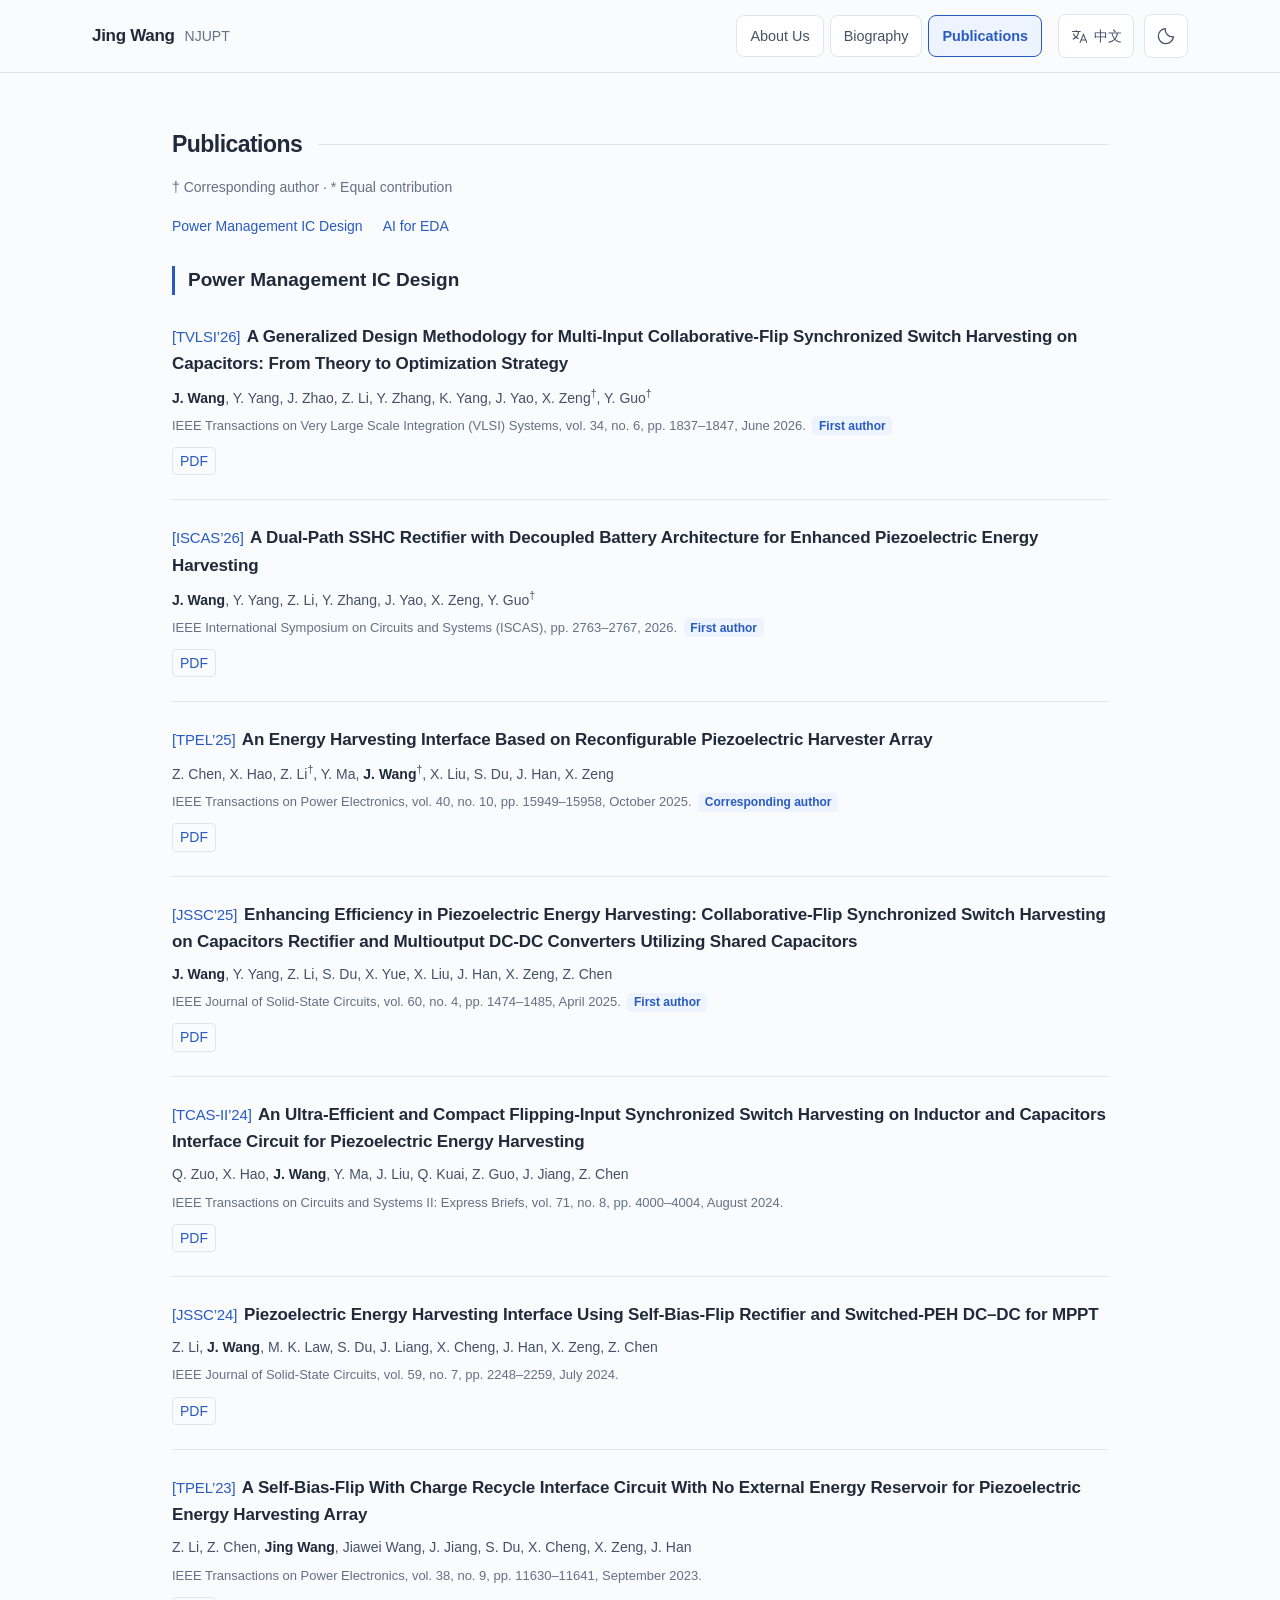
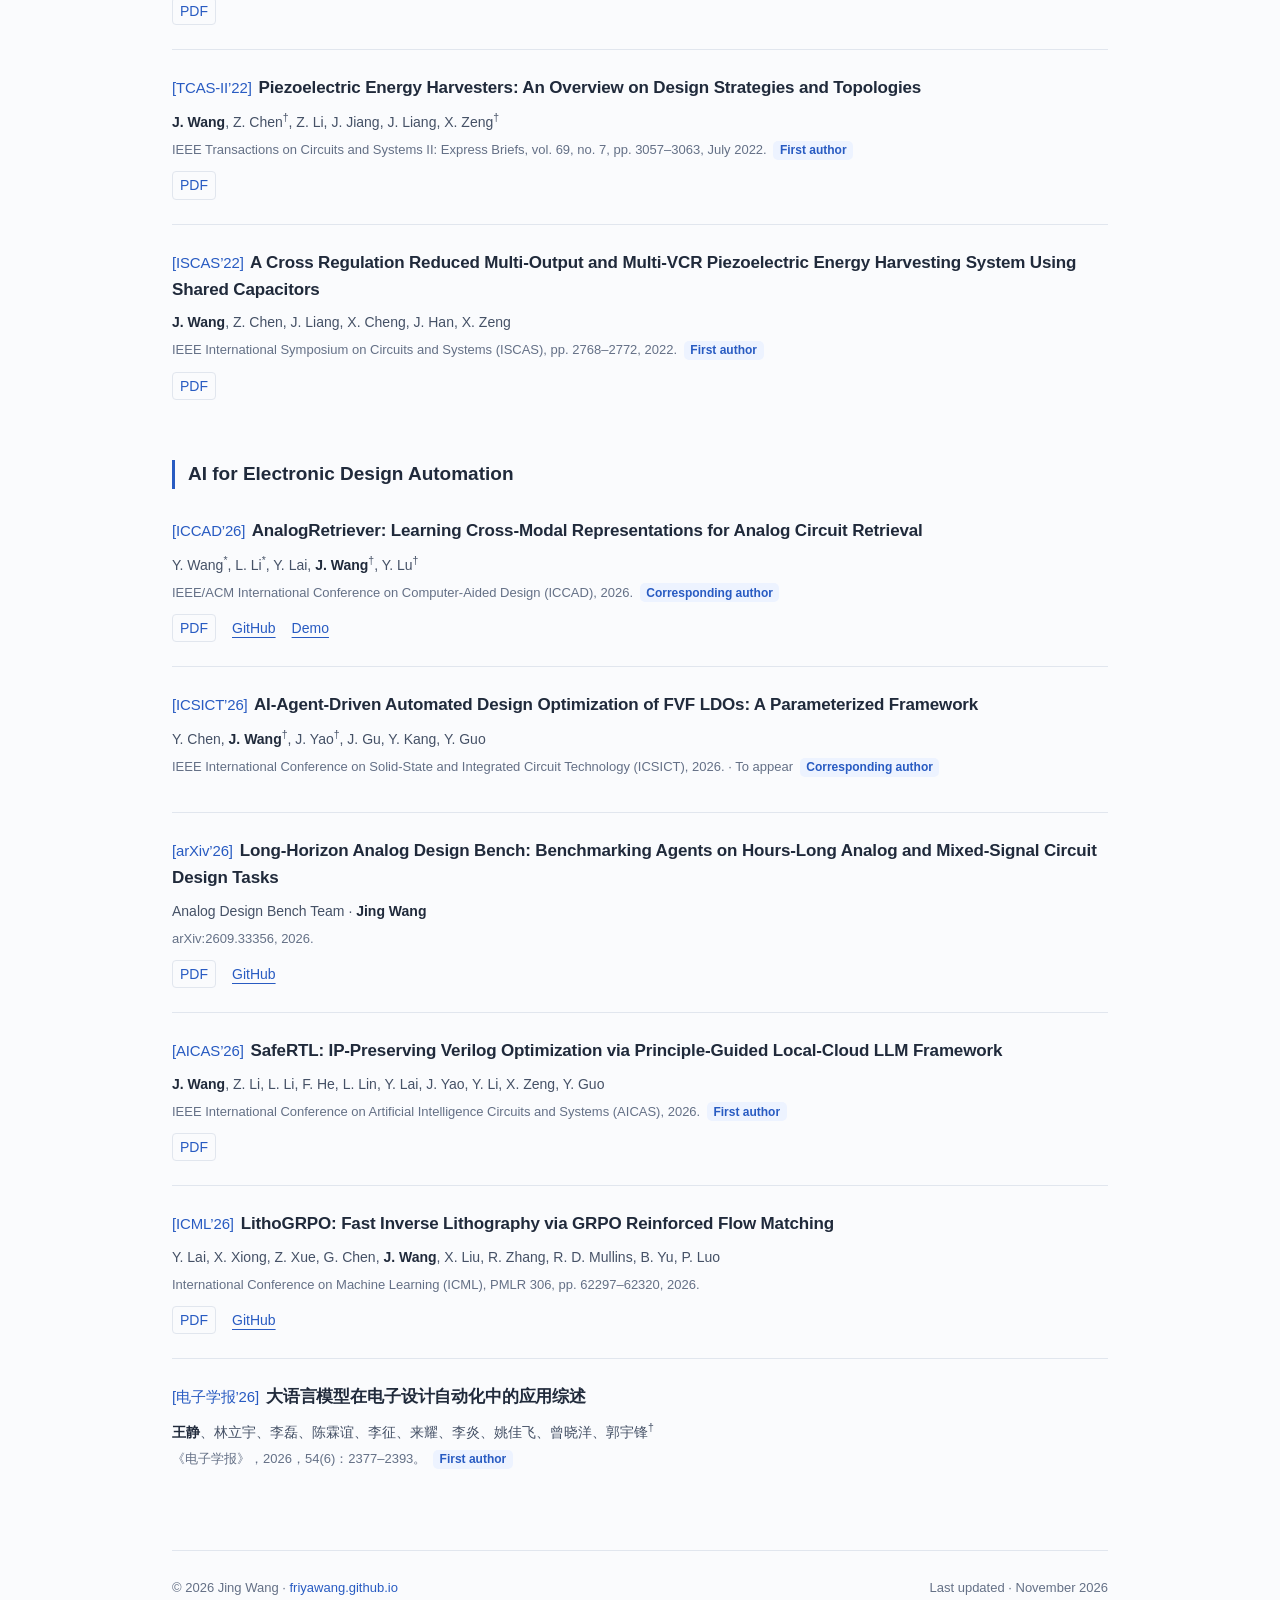
<file: publications/index.html>
<!DOCTYPE html>
<html lang="en" data-theme="light" data-lang="en">
<head>
  <meta charset="utf-8">
  <meta name="viewport" content="width=device-width, initial-scale=1">
  <meta name="description" content="Publications by Jing Wang in power management IC design and electronic design automation.">
  <meta name="color-scheme" content="light dark">
  <meta name="theme-color" content="#fafbfd">
  <meta property="og:type" content="profile">
  <meta property="og:title" content="Publications · 论文 | Jing Wang">
  <meta property="og:description" content="Publications by Jing Wang in power management IC design and electronic design automation.">
  <meta property="og:url" content="https://friyawang.github.io/publications/">
  <meta property="og:image" content="https://friyawang.github.io/images/wj-avatar.jpg">
  <meta name="twitter:card" content="summary">
  <link rel="canonical" href="https://friyawang.github.io/publications/">
  <title>Publications · 论文 | Jing Wang</title>
  
  <script>
  (() => {
    let theme = 'system', lang = 'en';
    try { theme = localStorage.getItem('jw-theme') || theme; lang = localStorage.getItem('jw-language') || lang; } catch (_) {}
    if (!['light','dark','system'].includes(theme)) theme = 'system';
    if (!['en','zh'].includes(lang)) lang = 'en';
    const root = document.documentElement;
    root.dataset.themePreference = theme;
    root.dataset.theme = theme === 'system' ? (window.matchMedia('(prefers-color-scheme: dark)').matches ? 'dark' : 'light') : theme;
    root.dataset.lang = lang;
    root.lang = lang === 'zh' ? 'zh-CN' : 'en';
  })();
  </script>
  <style>
    :root { color-scheme:light; --bg:#fafbfd; --surface:#fff; --ink:#202a3b; --text:#455166; --muted:#647086; --line:#e1e6ee; --accent:#285bc2; --accent-soft:#edf3ff; --hover:#f0f3f8; --shadow:0 10px 34px rgba(23,43,77,.06); --tag:#f0f3f7; }
    :root[data-theme="dark"] { color-scheme:dark; --bg:#121720; --surface:#19212d; --ink:#eaf0f8; --text:#bac5d6; --muted:#93a1b7; --line:#2d3746; --accent:#91b8ff; --accent-soft:#202f48; --hover:#202a38; --shadow:0 10px 34px rgba(0,0,0,.12); --tag:#222d3c; }
    *,*::before,*::after { box-sizing:border-box; }
    html { scroll-behavior:smooth; scroll-padding-top:100px; }
    body { margin:0; font-family:-apple-system,BlinkMacSystemFont,"Segoe UI",Inter,"Noto Sans",Arial,"PingFang SC","Microsoft YaHei",sans-serif; font-size:16px; line-height:1.75; background:var(--bg); color:var(--text); -webkit-font-smoothing:antialiased; }
    button { font:inherit; }
    a { color:var(--accent); text-decoration:none; text-underline-offset:4px; }
    a:hover { text-decoration:underline; }
    button,a { -webkit-tap-highlight-color:transparent; }
    :focus-visible { outline:3px solid var(--accent); outline-offset:4px; border-radius:4px; }
    p { margin:0 0 16px; }
    strong { color:var(--ink); font-weight:600; }
    h1,h2,h3,h4,h5 { color:var(--ink); font-weight:650; }
    [data-lang="en"] .lang-zh,[data-lang="zh"] .lang-en { display:none !important; }
    .skip-link { position:fixed; left:20px; top:-80px; z-index:20; background:var(--surface); padding:10px 16px; border:1px solid var(--line); }
    .skip-link:focus { top:12px; }
    .topbar { position:sticky; top:0; z-index:10; background:var(--bg); border-bottom:1px solid var(--line); }
    .topbar-inner { max-width:1160px; margin:auto; min-height:72px; padding:12px 32px; display:flex; align-items:center; gap:16px; }
    .wordmark { color:var(--ink); font-weight:650; font-size:17px; letter-spacing:-.3px; white-space:nowrap; }
    .wordmark span { margin-left:10px; color:var(--muted); font-size:14px; font-weight:400; letter-spacing:0; }
    .page-nav { display:flex; align-items:center; gap:6px; margin-inline-start:auto; }
    .page-nav a { display:flex; justify-content:center; align-items:center; min-height:42px; padding:5px 13px; border:1px solid var(--line); border-radius:8px; background:var(--surface); color:var(--text); font-size:.9rem; font-weight:500; line-height:1.25; text-align:center; }
    .page-nav a:hover { color:var(--accent); border-color:var(--accent); text-decoration:none; }
    .page-nav a[aria-current="page"] { color:var(--accent); border-color:var(--accent); background:var(--accent-soft); font-weight:650; }
    .toolbar { display:flex; align-items:center; gap:10px; }
    .control { display:flex; align-items:center; gap:7px; min-height:44px; padding:5px 11px; color:var(--text); background:var(--surface); border:1px solid var(--line); border-radius:8px; cursor:pointer; font-size:14px; }
    .control:hover { background:var(--hover); }
    .control svg { width:17px; height:17px; stroke:currentColor; fill:none; stroke-width:1.6; flex:none; }
    .theme-toggle { width:44px; height:44px; padding:0; justify-content:center; }
    .theme-toggle svg { width:20px; height:20px; }
    .theme-icon-sun { display:none; }
    [data-theme="dark"] .theme-icon-sun { display:block; }
    [data-theme="dark"] .theme-icon-moon { display:none; }
    .layout { max-width:1160px; margin:0 auto; padding:56px 32px 0; display:grid; grid-template-columns:238px minmax(0,1fr); gap:72px; align-items:start; }
    .layout.layout-single { max-width:1000px; grid-template-columns:minmax(0,1fr); }
    .profile { position:sticky; top:112px; }
    .portrait { display:block; width:156px; height:auto; max-width:100%; border-radius:12px; border:1px solid var(--line); margin:0 0 24px; box-shadow:var(--shadow); }
    .profile h1 { font-size:32px; line-height:1.2; letter-spacing:-1.1px; margin:0 0 8px; }
    .native-name { font-size:21px; font-weight:400; letter-spacing:.12em; color:var(--muted); margin:0 0 18px; }
    .position { font-size:15px; line-height:1.65; color:var(--ink); margin:0 0 9px; }
    .affiliation { font-size:14px; line-height:1.65; margin-bottom:22px; }
    .affiliation .school { display:block; color:var(--muted); margin-top:6px; }
    .contact-list { display:grid; gap:12px; font-style:normal; font-size:14px; line-height:1.6; }
    .contact-line { display:flex; gap:10px; align-items:flex-start; }
    .contact-line svg { width:17px; height:17px; margin-top:3px; flex:none; fill:none; stroke:var(--muted); stroke-width:1.6; }
    .contact-line a { overflow-wrap:anywhere; }
    main { min-width:0; }
    section { margin:0 0 46px; }
    .section-title { font-size:23px; line-height:1.35; letter-spacing:-.55px; margin:0 0 21px; display:flex; align-items:center; gap:16px; }
    .section-title::after { content:""; height:1px; flex:1; background:var(--line); }
    .intro { font-size:16px; line-height:1.85; }
    .research-heading { margin:24px 0 8px; font-size:1.08rem; }
    .research-list { margin:0; padding-inline-start:1.6em; font-size:1rem; }
    .research-list li { padding-inline-start:.25em; margin-bottom:8px; }
    .research-list li::marker { color:var(--muted); }
    .opportunities { border-left:3px solid var(--accent); padding:14px 18px; background:var(--accent-soft); border-radius:0 8px 8px 0; margin-top:24px; }
    .opportunities h3 { font-size:16px; margin:0 0 5px; }
    .opportunities p { font-size:1rem; line-height:1.75; margin:0; }
    .opportunities p + p { margin-top:8px; }
    .news-list { list-style:none; margin:0; padding:0; }
    .news-list li { display:grid; grid-template-columns:78px minmax(0,1fr); gap:16px; margin:0 0 16px; font-size:15px; line-height:1.75; }
    .news-list time { color:var(--muted); font-size:14px; font-variant-numeric:tabular-nums; padding-top:1px; }
    .experience { display:grid; gap:22px; }
    .experience-item { display:grid; grid-template-columns:42px minmax(0,1fr); gap:16px; align-items:start; }
    .institution-logo { width:42px; height:42px; object-fit:contain; background:#fff; padding:4px; border-radius:8px; }
    .experience-item h4 { font-size:16px; line-height:1.6; margin:0 0 2px; }
    .experience-item p { font-size:14px; line-height:1.65; margin:0; }
    .experience-date { font-size:13px; color:var(--muted); font-variant-numeric:tabular-nums; }
    .plain-list { margin:0; padding-left:19px; }
    .plain-list li { padding-left:3px; margin-bottom:10px; font-size:15px; line-height:1.75; }
    .subheading { font-size:16px; margin:22px 0 12px; }
    .section-block { margin-top:26px; }
    .section-block > h3 { margin:0 0 12px; font-size:1.12rem; }
    .service-list { display:grid; grid-template-columns:104px 1fr; gap:9px 16px; font-size:15px; margin:0; }
    .service-list dt { font-weight:500; color:var(--ink); }
    .service-list dd { margin:0; }
    .publication-note { color:var(--muted); font-size:14px; margin:-6px 0 10px; }
    .publication-topics { display:flex; flex-wrap:wrap; gap:8px 20px; margin:14px 0 28px; font-size:14px; }
    .publication-group + .publication-group { margin-top:36px; }
    .publication-group-title { font-size:19px; line-height:1.5; margin:0 0 4px; padding-left:13px; border-left:3px solid var(--accent); }
    .publication { border-bottom:1px solid var(--line); padding:24px 0; }
    .publication:last-child { border-bottom:0; }
    .pub-title { font-size:17px; line-height:1.6; margin:0 0 7px; font-weight:600; letter-spacing:-.15px; overflow-wrap:anywhere; }
    .pub-title a { color:inherit; }
    .pub-venue { color:var(--accent); font-size:.88em; font-weight:500; white-space:nowrap; margin-inline-end:.16em; }
    .pub-title a:hover,.pub-title a:focus-visible { color:var(--accent); }
    .pub-authors { font-size:14px; line-height:1.8; margin:0 0 4px; }
    .publication[lang="zh-CN"] .pub-authors { word-break:keep-all; }
    .author-role {
      display:inline-block; vertical-align:baseline; white-space:nowrap;
      margin-inline-start:.25em; padding:.05em .55em; border-radius:5px;
      color:var(--accent); background:var(--accent-soft); font-size:12px; line-height:1.5; font-weight:600;
    }
    .pub-citation { font-size:13px; color:var(--muted); line-height:1.7; margin:0 0 10px; }
    sup { font-size:.75em; }
    .pub-links { display:flex; flex-wrap:wrap; align-items:center; gap:4px 16px; margin:0; }
    .resource-link { display:inline-block; font-size:14px; font-weight:500; text-decoration:underline; }
    .pdf-link { border:1px solid var(--line); border-radius:4px; padding:1px 7px; text-decoration:none; }
    .pdf-link:hover,.pdf-link:focus-visible { border-color:var(--accent); background:var(--accent-soft); text-decoration:none; }
    .site-footer { margin-top:10px; padding:26px 0 32px; border-top:1px solid var(--line); display:flex; flex-wrap:wrap; justify-content:space-between; gap:12px; color:var(--muted); font-size:13px; }
    .site-footer p { margin:0; }
    .sr-only { position:absolute; width:1px; height:1px; padding:0; margin:-1px; overflow:hidden; clip:rect(0,0,0,0); white-space:nowrap; border:0; }
    @media (min-width:881px) and (max-height:780px) { .profile { position:static; } }
    @media (max-width:1050px) { .layout { gap:46px; grid-template-columns:220px minmax(0,1fr); } }
    @media (max-width:880px) {
      .layout { grid-template-columns:minmax(0,1fr); gap:40px; max-width:760px; padding-top:34px; }
      .profile { position:static; display:grid; grid-template-columns:140px minmax(0,1fr); column-gap:28px; }
      .portrait { grid-column:1; grid-row:1/5; width:140px; margin:0; }
      .profile-heading,.affiliation,.contact-list { grid-column:2; }
      .profile h1 { font-size:30px; }
      .native-name { margin-bottom:12px; font-size:18px; }
      .position { margin-bottom:7px; }
      .affiliation { margin-bottom:16px; }
      .contact-list { gap:9px; }
    }
    @media (max-width:720px) {
      html { scroll-padding-top:126px; }
      .topbar-inner { display:grid; grid-template-columns:minmax(0,1fr) auto; gap:6px 12px; padding:8px 20px 10px; }
      .toolbar { grid-row:1; grid-column:2; }
      .page-nav { grid-column:1/-1; grid-row:2; display:grid; grid-template-columns:repeat(3,minmax(0,1fr)); margin:0; }
      .page-nav a { min-height:40px; padding-inline:4px; font-size:.875rem; }
    }
    @media (max-width:560px) {
      .wordmark { font-size:15px; }
      .wordmark span { display:none; }
      .toolbar { gap:7px; }
      .control { font-size:14px; padding-left:9px; padding-right:9px; }
      .theme-control { padding-right:25px; }
      .theme-control select { max-width:94px; font-size:14px; }
      .layout { padding:28px 20px 0; gap:34px; }
      .profile { grid-template-columns:100px minmax(0,1fr); gap:0 20px; }
      .portrait { width:100px; grid-row:1/3; border-radius:9px; }
      .profile h1 { font-size:28px; }
      .native-name { font-size:17px; margin-bottom:12px; }
      .position { font-size:14px; }
      .affiliation { grid-column:1/-1; margin-top:18px; margin-bottom:14px; }
      .contact-list { grid-column:1/-1; font-size:14px; }
      .section-title { font-size:21px; }
      section { margin-bottom:36px; }
      .news-list li { grid-template-columns:66px minmax(0,1fr); gap:12px; }
      .news-list time { font-size:14px; }
      .pub-title { font-size:16px; }
      .publication { padding:22px 0; }
      .service-list { grid-template-columns:88px 1fr; gap:9px 12px; }
    }
    @media screen and (max-width:880px) {
      body:is([data-page="biography"],[data-page="publications"]) .profile { display:flex; align-items:center; gap:14px; }
      body:is([data-page="biography"],[data-page="publications"]) .portrait { width:60px; margin:0; }
      body:is([data-page="biography"],[data-page="publications"]) .profile-heading { display:grid; grid-template-columns:auto auto; align-items:baseline; column-gap:8px; }
      body:is([data-page="biography"],[data-page="publications"]) .profile h1 { font-size:1.375rem; margin:0; }
      body:is([data-page="biography"],[data-page="publications"]) .native-name { font-size:1rem; margin:0; }
      body:is([data-page="biography"],[data-page="publications"]) .position { grid-column:1/-1; margin:0; }
      body:is([data-page="biography"],[data-page="publications"]) :is(.affiliation,.contact-list) { display:none; }
    }
    @media (prefers-reduced-motion:reduce) { html { scroll-behavior:auto; } }
    @media print {
      :root,:root[data-theme="dark"] { --bg:#fff; --surface:#fff; --ink:#111; --text:#222; --muted:#555; --line:#ccc; --accent:#164493; --accent-soft:#fff; --tag:#fff; }
      .topbar,.skip-link { display:none; }
      .layout { display:block; padding:0; }
      .profile { position:static; margin-bottom:24px; }
      .portrait { width:90px; float:right; }
      .publication { break-inside:avoid; }
      .site-footer { padding:10px 0; }
    }
  </style>
  <script type="application/ld+json">{"@context": "https://schema.org", "@type": "Person", "name": "Jing Wang", "alternateName": "王静", "url": "https://friyawang.github.io/", "image": "https://friyawang.github.io/images/wj-avatar.jpg", "email": "wangjing25@njupt.edu.cn", "jobTitle": "Tenure-track Associate Professor", "affiliation": {"@type": "Organization", "name": "Nanjing University of Posts and Telecommunications"}, "sameAs": ["https://scholar.google.com/citations?user=YH18iEsAAAAJ", "https://orcid.org/0000-0003-3136-4299", "https://ic.njupt.edu.cn/wj1/main.htm"]}</script>
</head>
<body data-page="publications">
  <a class="skip-link" href="#main"><span class="lang-en" lang="en">Skip to content</span><span class="lang-zh" lang="zh-CN">跳转至正文</span></a>
  <header class="topbar"><div class="topbar-inner">
    <a class="wordmark" href="/">Jing Wang<span>NJUPT</span></a>
    <nav class="page-nav" aria-label="Main navigation"><a href="/"><span class="lang-en" lang="en">About Us</span><span class="lang-zh" lang="zh-CN">关于我们</span></a><a href="/biography/"><span class="lang-en" lang="en">Biography</span><span class="lang-zh" lang="zh-CN">个人简介</span></a><a href="/publications/" aria-current="page"><span class="lang-en" lang="en">Publications</span><span class="lang-zh" lang="zh-CN">论文</span></a></nav>
    <div class="toolbar">
      <button class="control" id="language-toggle" type="button" aria-label="Switch to Chinese"><svg viewBox="0 0 24 24" aria-hidden="true"><path d="M3 5h12M9 3v2m3 0c0 6-4 9-8 11m1-8c1 4 4 6 7 7m2 6 5-12 5 12m-8-4h6"/></svg><span id="language-label">中文</span></button>
      <button class="control theme-toggle" id="theme-toggle" type="button" aria-label="Switch to dark mode" title="Switch to dark mode"><svg class="theme-icon-sun" viewBox="0 0 24 24" aria-hidden="true"><circle cx="12" cy="12" r="4"/><path d="M12 2v2m0 16v2M2 12h2m16 0h2M5 5l1.5 1.5m11 11L19 19M5 19l1.5-1.5m11-11L19 5"/></svg><svg class="theme-icon-moon" viewBox="0 0 24 24" aria-hidden="true"><path d="M20.8 13A9 9 0 0 1 11 3.2 9 9 0 1 0 20.8 13Z"/></svg></button>
    </div>
  </div></header>
  <div class="layout layout-single">
    <main id="main">
      <section id="publications" aria-labelledby="publications-title">
        <h2 class="section-title" id="publications-title"><span class="lang-en" lang="en">Publications</span><span class="lang-zh" lang="zh-CN">论文</span></h2><p class="publication-note"><span class="lang-en" lang="en">† Corresponding author · * Equal contribution</span><span class="lang-zh" lang="zh-CN">† 通讯作者 · * 同等贡献</span></p><nav class="publication-topics" aria-label="Publication topics"><a href="#power-management"><span class="lang-en" lang="en">Power Management IC Design</span><span class="lang-zh" lang="zh-CN">电源管理芯片设计</span></a><a href="#design-automation"><span class="lang-en" lang="en">AI for EDA</span><span class="lang-zh" lang="zh-CN">人工智能与电子设计自动化</span></a></nav><div class="publication-group" id="power-management" role="group" aria-labelledby="power-management-title">
      <h3 class="publication-group-title" id="power-management-title"><span class="lang-en" lang="en">Power Management IC Design</span><span class="lang-zh" lang="zh-CN">电源管理芯片设计</span></h3>
      <article class="publication" id="tvlsi-2026" data-date="2026-06">
      <h4 class="pub-title"><span class="pub-venue">[TVLSI’26]</span> <a href="https://doi.org/10.1109/TVLSI.2026.3680100" class="" target="_blank" rel="noopener noreferrer"><span class="lang-en" lang="en">A Generalized Design Methodology for Multi-Input Collaborative-Flip Synchronized Switch Harvesting on Capacitors: From Theory to Optimization Strategy</span><span class="lang-zh" lang="zh-CN">A Generalized Design Methodology for Multi-Input Collaborative-Flip Synchronized Switch Harvesting on Capacitors: From Theory to Optimization Strategy</span></a></h4>
      <p class="pub-authors"><strong>J. Wang</strong>, Y. Yang, J. Zhao, Z. Li, Y. Zhang, K. Yang, J. Yao, X. Zeng<sup>†</sup>, Y. Guo<sup>†</sup></p>
      <p class="pub-citation">IEEE Transactions on Very Large Scale Integration (VLSI) Systems, vol. 34, no. 6, pp. 1837–1847, June 2026. <span class="author-role"><span class="lang-en" lang="en">First author</span><span class="lang-zh" lang="zh-CN">第一作者</span></span></p><p class="pub-links"><a href="https://ieeexplore.ieee.org/stamp/stamp.jsp?tp=&amp;arnumber=11482690" class="resource-link pdf-link" target="_blank" rel="noopener noreferrer">PDF</a></p>
    </article><article class="publication" id="iscas-2026" data-date="2026-05">
      <h4 class="pub-title"><span class="pub-venue">[ISCAS’26]</span> <a href="https://doi.org/10.1109/ISCAS66217.2026.11562892" class="" target="_blank" rel="noopener noreferrer"><span class="lang-en" lang="en">A Dual-Path SSHC Rectifier with Decoupled Battery Architecture for Enhanced Piezoelectric Energy Harvesting</span><span class="lang-zh" lang="zh-CN">A Dual-Path SSHC Rectifier with Decoupled Battery Architecture for Enhanced Piezoelectric Energy Harvesting</span></a></h4>
      <p class="pub-authors"><strong>J. Wang</strong>, Y. Yang, Z. Li, Y. Zhang, J. Yao, X. Zeng, Y. Guo<sup>†</sup></p>
      <p class="pub-citation">IEEE International Symposium on Circuits and Systems (ISCAS), pp. 2763–2767, 2026. <span class="author-role"><span class="lang-en" lang="en">First author</span><span class="lang-zh" lang="zh-CN">第一作者</span></span></p><p class="pub-links"><a href="https://ieeexplore.ieee.org/stamp/stamp.jsp?tp=&amp;arnumber=11562892" class="resource-link pdf-link" target="_blank" rel="noopener noreferrer">PDF</a></p>
    </article><article class="publication" id="tpel-2025" data-date="2025-10">
      <h4 class="pub-title"><span class="pub-venue">[TPEL’25]</span> <a href="https://doi.org/10.1109/TPEL.2025.3577696" class="" target="_blank" rel="noopener noreferrer"><span class="lang-en" lang="en">An Energy Harvesting Interface Based on Reconfigurable Piezoelectric Harvester Array</span><span class="lang-zh" lang="zh-CN">An Energy Harvesting Interface Based on Reconfigurable Piezoelectric Harvester Array</span></a></h4>
      <p class="pub-authors">Z. Chen, X. Hao, Z. Li<sup>†</sup>, Y. Ma, <strong>J. Wang</strong><sup>†</sup>, X. Liu, S. Du, J. Han, X. Zeng</p>
      <p class="pub-citation">IEEE Transactions on Power Electronics, vol. 40, no. 10, pp. 15949–15958, October 2025. <span class="author-role"><span class="lang-en" lang="en">Corresponding author</span><span class="lang-zh" lang="zh-CN">通讯作者</span></span></p><p class="pub-links"><a href="https://repository.tudelft.nl/file/File_2378a830-feb4-4379-a0da-c5933783baa5" class="resource-link pdf-link" target="_blank" rel="noopener noreferrer">PDF</a></p>
    </article><article class="publication" id="jssc-2025" data-date="2025-04">
      <h4 class="pub-title"><span class="pub-venue">[JSSC’25]</span> <a href="https://doi.org/10.1109/JSSC.2024.3452113" class="" target="_blank" rel="noopener noreferrer"><span class="lang-en" lang="en">Enhancing Efficiency in Piezoelectric Energy Harvesting: Collaborative-Flip Synchronized Switch Harvesting on Capacitors Rectifier and Multioutput DC-DC Converters Utilizing Shared Capacitors</span><span class="lang-zh" lang="zh-CN">Enhancing Efficiency in Piezoelectric Energy Harvesting: Collaborative-Flip Synchronized Switch Harvesting on Capacitors Rectifier and Multioutput DC-DC Converters Utilizing Shared Capacitors</span></a></h4>
      <p class="pub-authors"><strong>J. Wang</strong>, Y. Yang, Z. Li, S. Du, X. Yue, X. Liu, J. Han, X. Zeng, Z. Chen</p>
      <p class="pub-citation">IEEE Journal of Solid-State Circuits, vol. 60, no. 4, pp. 1474–1485, April 2025. <span class="author-role"><span class="lang-en" lang="en">First author</span><span class="lang-zh" lang="zh-CN">第一作者</span></span></p><p class="pub-links"><a href="https://repository.tudelft.nl/file/File_df0eece5-43d8-4b45-9b40-01a7941654f1" class="resource-link pdf-link" target="_blank" rel="noopener noreferrer">PDF</a></p>
    </article><article class="publication" id="tcas-2024" data-date="2024-08">
      <h4 class="pub-title"><span class="pub-venue">[TCAS-II’24]</span> <a href="https://doi.org/10.1109/TCSII.2024.3376545" class="" target="_blank" rel="noopener noreferrer"><span class="lang-en" lang="en">An Ultra-Efficient and Compact Flipping-Input Synchronized Switch Harvesting on Inductor and Capacitors Interface Circuit for Piezoelectric Energy Harvesting</span><span class="lang-zh" lang="zh-CN">An Ultra-Efficient and Compact Flipping-Input Synchronized Switch Harvesting on Inductor and Capacitors Interface Circuit for Piezoelectric Energy Harvesting</span></a></h4>
      <p class="pub-authors">Q. Zuo, X. Hao, <strong>J. Wang</strong>, Y. Ma, J. Liu, Q. Kuai, Z. Guo, J. Jiang, Z. Chen</p>
      <p class="pub-citation">IEEE Transactions on Circuits and Systems II: Express Briefs, vol. 71, no. 8, pp. 4000–4004, August 2024.</p><p class="pub-links"><a href="https://ieeexplore.ieee.org/stamp/stamp.jsp?tp=&amp;arnumber=10470391" class="resource-link pdf-link" target="_blank" rel="noopener noreferrer">PDF</a></p>
    </article><article class="publication" id="jssc-2024" data-date="2024-07">
      <h4 class="pub-title"><span class="pub-venue">[JSSC’24]</span> <a href="https://doi.org/10.1109/JSSC.2023.3341865" class="" target="_blank" rel="noopener noreferrer"><span class="lang-en" lang="en">Piezoelectric Energy Harvesting Interface Using Self-Bias-Flip Rectifier and Switched-PEH DC–DC for MPPT</span><span class="lang-zh" lang="zh-CN">Piezoelectric Energy Harvesting Interface Using Self-Bias-Flip Rectifier and Switched-PEH DC–DC for MPPT</span></a></h4>
      <p class="pub-authors">Z. Li, <strong>J. Wang</strong>, M. K. Law, S. Du, J. Liang, X. Cheng, J. Han, X. Zeng, Z. Chen</p>
      <p class="pub-citation">IEEE Journal of Solid-State Circuits, vol. 59, no. 7, pp. 2248–2259, July 2024.</p><p class="pub-links"><a href="https://metal.shanghaitech.edu.cn/publication/J85.pdf" class="resource-link pdf-link" target="_blank" rel="noopener noreferrer">PDF</a></p>
    </article><article class="publication" id="tpel-2023" data-date="2023-09">
      <h4 class="pub-title"><span class="pub-venue">[TPEL’23]</span> <a href="https://doi.org/10.1109/TPEL.2023.3286399" class="" target="_blank" rel="noopener noreferrer"><span class="lang-en" lang="en">A Self-Bias-Flip With Charge Recycle Interface Circuit With No External Energy Reservoir for Piezoelectric Energy Harvesting Array</span><span class="lang-zh" lang="zh-CN">A Self-Bias-Flip With Charge Recycle Interface Circuit With No External Energy Reservoir for Piezoelectric Energy Harvesting Array</span></a></h4>
      <p class="pub-authors">Z. Li, Z. Chen, <strong>Jing Wang</strong>, Jiawei Wang, J. Jiang, S. Du, X. Cheng, X. Zeng, J. Han</p>
      <p class="pub-citation">IEEE Transactions on Power Electronics, vol. 38, no. 9, pp. 11630–11641, September 2023.</p><p class="pub-links"><a href="https://repository.tudelft.nl/file/File_5f4960e6-f4bf-4e95-aaae-048312b8dc1e" class="resource-link pdf-link" target="_blank" rel="noopener noreferrer">PDF</a></p>
    </article><article class="publication" id="tcas-2022" data-date="2022-07">
      <h4 class="pub-title"><span class="pub-venue">[TCAS-II’22]</span> <a href="https://doi.org/10.1109/TCSII.2022.3173966" class="" target="_blank" rel="noopener noreferrer"><span class="lang-en" lang="en">Piezoelectric Energy Harvesters: An Overview on Design Strategies and Topologies</span><span class="lang-zh" lang="zh-CN">Piezoelectric Energy Harvesters: An Overview on Design Strategies and Topologies</span></a></h4>
      <p class="pub-authors"><strong>J. Wang</strong>, Z. Chen<sup>†</sup>, Z. Li, J. Jiang, J. Liang, X. Zeng<sup>†</sup></p>
      <p class="pub-citation">IEEE Transactions on Circuits and Systems II: Express Briefs, vol. 69, no. 7, pp. 3057–3063, July 2022. <span class="author-role"><span class="lang-en" lang="en">First author</span><span class="lang-zh" lang="zh-CN">第一作者</span></span></p><p class="pub-links"><a href="https://metal.shanghaitech.edu.cn/publication/J48.pdf" class="resource-link pdf-link" target="_blank" rel="noopener noreferrer">PDF</a></p>
    </article><article class="publication" id="iscas-2022" data-date="2022-05">
      <h4 class="pub-title"><span class="pub-venue">[ISCAS’22]</span> <a href="https://doi.org/10.1109/ISCAS48785.2022.9937938" class="" target="_blank" rel="noopener noreferrer"><span class="lang-en" lang="en">A Cross Regulation Reduced Multi-Output and Multi-VCR Piezoelectric Energy Harvesting System Using Shared Capacitors</span><span class="lang-zh" lang="zh-CN">A Cross Regulation Reduced Multi-Output and Multi-VCR Piezoelectric Energy Harvesting System Using Shared Capacitors</span></a></h4>
      <p class="pub-authors"><strong>J. Wang</strong>, Z. Chen, J. Liang, X. Cheng, J. Han, X. Zeng</p>
      <p class="pub-citation">IEEE International Symposium on Circuits and Systems (ISCAS), pp. 2768–2772, 2022. <span class="author-role"><span class="lang-en" lang="en">First author</span><span class="lang-zh" lang="zh-CN">第一作者</span></span></p><p class="pub-links"><a href="https://metal.shanghaitech.edu.cn/publication/C59.pdf" class="resource-link pdf-link" target="_blank" rel="noopener noreferrer">PDF</a></p>
    </article>
    </div><div class="publication-group" id="design-automation" role="group" aria-labelledby="design-automation-title">
      <h3 class="publication-group-title" id="design-automation-title"><span class="lang-en" lang="en">AI for Electronic Design Automation</span><span class="lang-zh" lang="zh-CN">人工智能与电子设计自动化</span></h3>
      <article class="publication" id="analogretriever" data-date="2026-11">
      <h4 class="pub-title"><span class="pub-venue">[ICCAD’26]</span> <a href="https://doi.org/10.1145/3831252.3834253" class="" target="_blank" rel="noopener noreferrer"><span class="lang-en" lang="en">AnalogRetriever: Learning Cross-Modal Representations for Analog Circuit Retrieval</span><span class="lang-zh" lang="zh-CN">AnalogRetriever: Learning Cross-Modal Representations for Analog Circuit Retrieval</span></a></h4>
      <p class="pub-authors">Y. Wang<sup>*</sup>, L. Li<sup>*</sup>, Y. Lai, <strong>J. Wang</strong><sup>†</sup>, Y. Lu<sup>†</sup></p>
      <p class="pub-citation">IEEE/ACM International Conference on Computer-Aided Design (ICCAD), 2026. <span class="author-role"><span class="lang-en" lang="en">Corresponding author</span><span class="lang-zh" lang="zh-CN">通讯作者</span></span></p><p class="pub-links"><a href="https://yihan-wa.github.io/AnalogRetriever/static/pdfs/AnalogRetriever_paper.pdf" class="resource-link pdf-link" target="_blank" rel="noopener noreferrer">PDF</a> <a href="https://github.com/yihan-wa/AnalogRetriever_ICCAD" class="resource-link" target="_blank" rel="noopener noreferrer">GitHub</a> <a href="https://huggingface.co/spaces/eulermaxwell/AnalogRetriever" class="resource-link" target="_blank" rel="noopener noreferrer">Demo</a></p>
    </article><article class="publication" id="icsict-2026" data-date="2026-10">
      <h4 class="pub-title"><span class="pub-venue">[ICSICT’26]</span> <span class="lang-en" lang="en">AI-Agent-Driven Automated Design Optimization of FVF LDOs: A Parameterized Framework</span><span class="lang-zh" lang="zh-CN">AI-Agent-Driven Automated Design Optimization of FVF LDOs: A Parameterized Framework</span></h4>
      <p class="pub-authors">Y. Chen, <strong>J. Wang</strong><sup>†</sup>, J. Yao<sup>†</sup>, J. Gu, Y. Kang, Y. Guo</p>
      <p class="pub-citation">IEEE International Conference on Solid-State and Integrated Circuit Technology (ICSICT), 2026. · <span class="lang-en" lang="en">To appear</span><span class="lang-zh" lang="zh-CN">待刊</span> <span class="author-role"><span class="lang-en" lang="en">Corresponding author</span><span class="lang-zh" lang="zh-CN">通讯作者</span></span></p>
    </article><article class="publication" id="analog-design-bench" data-date="2026-09">
      <h4 class="pub-title"><span class="pub-venue">[arXiv’26]</span> <a href="https://analog-design-bench.tokenzhang.com/" class="" target="_blank" rel="noopener noreferrer"><span class="lang-en" lang="en">Long-Horizon Analog Design Bench: Benchmarking Agents on Hours-Long Analog and Mixed-Signal Circuit Design Tasks</span><span class="lang-zh" lang="zh-CN">Long-Horizon Analog Design Bench: Benchmarking Agents on Hours-Long Analog and Mixed-Signal Circuit Design Tasks</span></a></h4>
      <p class="pub-authors">Analog Design Bench Team · <strong>Jing Wang</strong></p>
      <p class="pub-citation">arXiv:2609.33356, 2026.</p><p class="pub-links"><a href="https://arxiv.org/pdf/2609.33356" class="resource-link pdf-link" target="_blank" rel="noopener noreferrer">PDF</a> <a href="https://github.com/Arcadia-1/analog-design-bench" class="resource-link" target="_blank" rel="noopener noreferrer">GitHub</a></p>
    </article><article class="publication" id="safertl" data-date="2026-09">
      <h4 class="pub-title"><span class="pub-venue">[AICAS’26]</span> <a href="https://doi.org/10.1109/AICAS69579.2026.11762107" class="" target="_blank" rel="noopener noreferrer"><span class="lang-en" lang="en">SafeRTL: IP-Preserving Verilog Optimization via Principle-Guided Local-Cloud LLM Framework</span><span class="lang-zh" lang="zh-CN">SafeRTL: IP-Preserving Verilog Optimization via Principle-Guided Local-Cloud LLM Framework</span></a></h4>
      <p class="pub-authors"><strong>J. Wang</strong>, Z. Li, L. Li, F. He, L. Lin, Y. Lai, J. Yao, Y. Li, X. Zeng, Y. Guo</p>
      <p class="pub-citation">IEEE International Conference on Artificial Intelligence Circuits and Systems (AICAS), 2026. <span class="author-role"><span class="lang-en" lang="en">First author</span><span class="lang-zh" lang="zh-CN">第一作者</span></span></p><p class="pub-links"><a href="https://ieeexplore.ieee.org/stamp/stamp.jsp?tp=&amp;arnumber=11762107" class="resource-link pdf-link" target="_blank" rel="noopener noreferrer">PDF</a></p>
    </article><article class="publication" id="lithogrpo" data-date="2026-07">
      <h4 class="pub-title"><span class="pub-venue">[ICML’26]</span> <a href="https://proceedings.mlr.press/v306/lai26f.html" class="" target="_blank" rel="noopener noreferrer"><span class="lang-en" lang="en">LithoGRPO: Fast Inverse Lithography via GRPO Reinforced Flow Matching</span><span class="lang-zh" lang="zh-CN">LithoGRPO: Fast Inverse Lithography via GRPO Reinforced Flow Matching</span></a></h4>
      <p class="pub-authors">Y. Lai, X. Xiong, Z. Xue, G. Chen, <strong>J. Wang</strong>, X. Liu, R. Zhang, R. D. Mullins, B. Yu, P. Luo</p>
      <p class="pub-citation">International Conference on Machine Learning (ICML), PMLR 306, pp. 62297–62320, 2026.</p><p class="pub-links"><a href="https://raw.githubusercontent.com/mlresearch/v306/main/assets/lai26f/lai26f.pdf" class="resource-link pdf-link" target="_blank" rel="noopener noreferrer">PDF</a> <a href="https://github.com/laiyao1/LithoGRPO" class="resource-link" target="_blank" rel="noopener noreferrer">GitHub</a></p>
    </article><article class="publication" id="eda-survey" lang="zh-CN" data-date="2026-06">
      <h4 class="pub-title"><span class="pub-venue">[电子学报’26]</span> <a href="https://www.ejournal.org.cn/cn/article/doi/10.12263/DZXB.20250971" class="" target="_blank" rel="noopener noreferrer">大语言模型在电子设计自动化中的应用综述</a></h4>
      <p class="pub-authors"><strong>王静</strong>、<wbr>林立宇、<wbr>李磊、<wbr>陈霖谊、<wbr>李征、<wbr>来耀、<wbr>李炎、<wbr>姚佳飞、<wbr>曾晓洋、<wbr>郭宇锋<sup>†</sup></p>
      <p class="pub-citation">《电子学报》，2026，54(6)：2377–2393。 <span class="author-role"><span class="lang-en" lang="en">First author</span><span class="lang-zh" lang="zh-CN">第一作者</span></span></p>
    </article>
    </div>
      </section>
      <footer class="site-footer"><p>© 2026 Jing Wang · <a href="https://friyawang.github.io/">friyawang.github.io</a></p><p><span class="lang-en" lang="en">Last updated · November 2026</span><span class="lang-zh" lang="zh-CN">最后更新 · 2026 年 11 月</span></p></footer>
    </main>
  </div>
  <script>
  (() => {
    const root = document.documentElement;
    const themeButton = document.getElementById('theme-toggle');
    const languageButton = document.getElementById('language-toggle');
    const languageLabel = document.getElementById('language-label');
    const colorMeta = document.querySelector('meta[name="theme-color"]');
    const systemTheme = window.matchMedia('(prefers-color-scheme: dark)');
    const persist = (key,value) => { try { localStorage.setItem(key,value); } catch (_) {} };
    function updateThemeButton() {
      const dark = root.dataset.theme === 'dark';
      const label = root.dataset.lang === 'zh'
        ? (dark ? '开灯：切换到日间模式' : '关灯：切换到夜间模式')
        : (dark ? 'Switch to light mode' : 'Switch to dark mode');
      themeButton.setAttribute('aria-label',label);
      themeButton.setAttribute('title',label);
    }
    function applyTheme(preference) {
      root.dataset.themePreference = preference;
      root.dataset.theme = preference === 'system' ? (systemTheme.matches ? 'dark' : 'light') : preference;
      colorMeta.content = root.dataset.theme === 'dark' ? '#121720' : '#fafbfd';
      updateThemeButton();
    }
    function applyLanguage(lang) {
      root.dataset.lang = lang;
      root.lang = lang === 'zh' ? 'zh-CN' : 'en';
      languageLabel.textContent = lang === 'zh' ? 'EN' : '中文';
      languageButton.setAttribute('aria-label', lang === 'zh' ? 'Switch to English' : '切换到中文');
      updateThemeButton();
    }
    themeButton.addEventListener('click', () => {
      const theme = root.dataset.theme === 'dark' ? 'light' : 'dark';
      applyTheme(theme);
      persist('jw-theme',theme);
    });
    languageButton.addEventListener('click', () => {
      const lang = root.dataset.lang === 'en' ? 'zh' : 'en';
      applyLanguage(lang);
      persist('jw-language',lang);
    });
    const onSystemThemeChange = () => { if (root.dataset.themePreference === 'system') applyTheme('system'); };
    if (systemTheme.addEventListener) systemTheme.addEventListener('change',onSystemThemeChange);
    else if (systemTheme.addListener) systemTheme.addListener(onSystemThemeChange);
    applyTheme(root.dataset.themePreference || 'system');
    applyLanguage(root.dataset.lang || 'en');
  })();
  </script>
</body>
</html>
</file>
